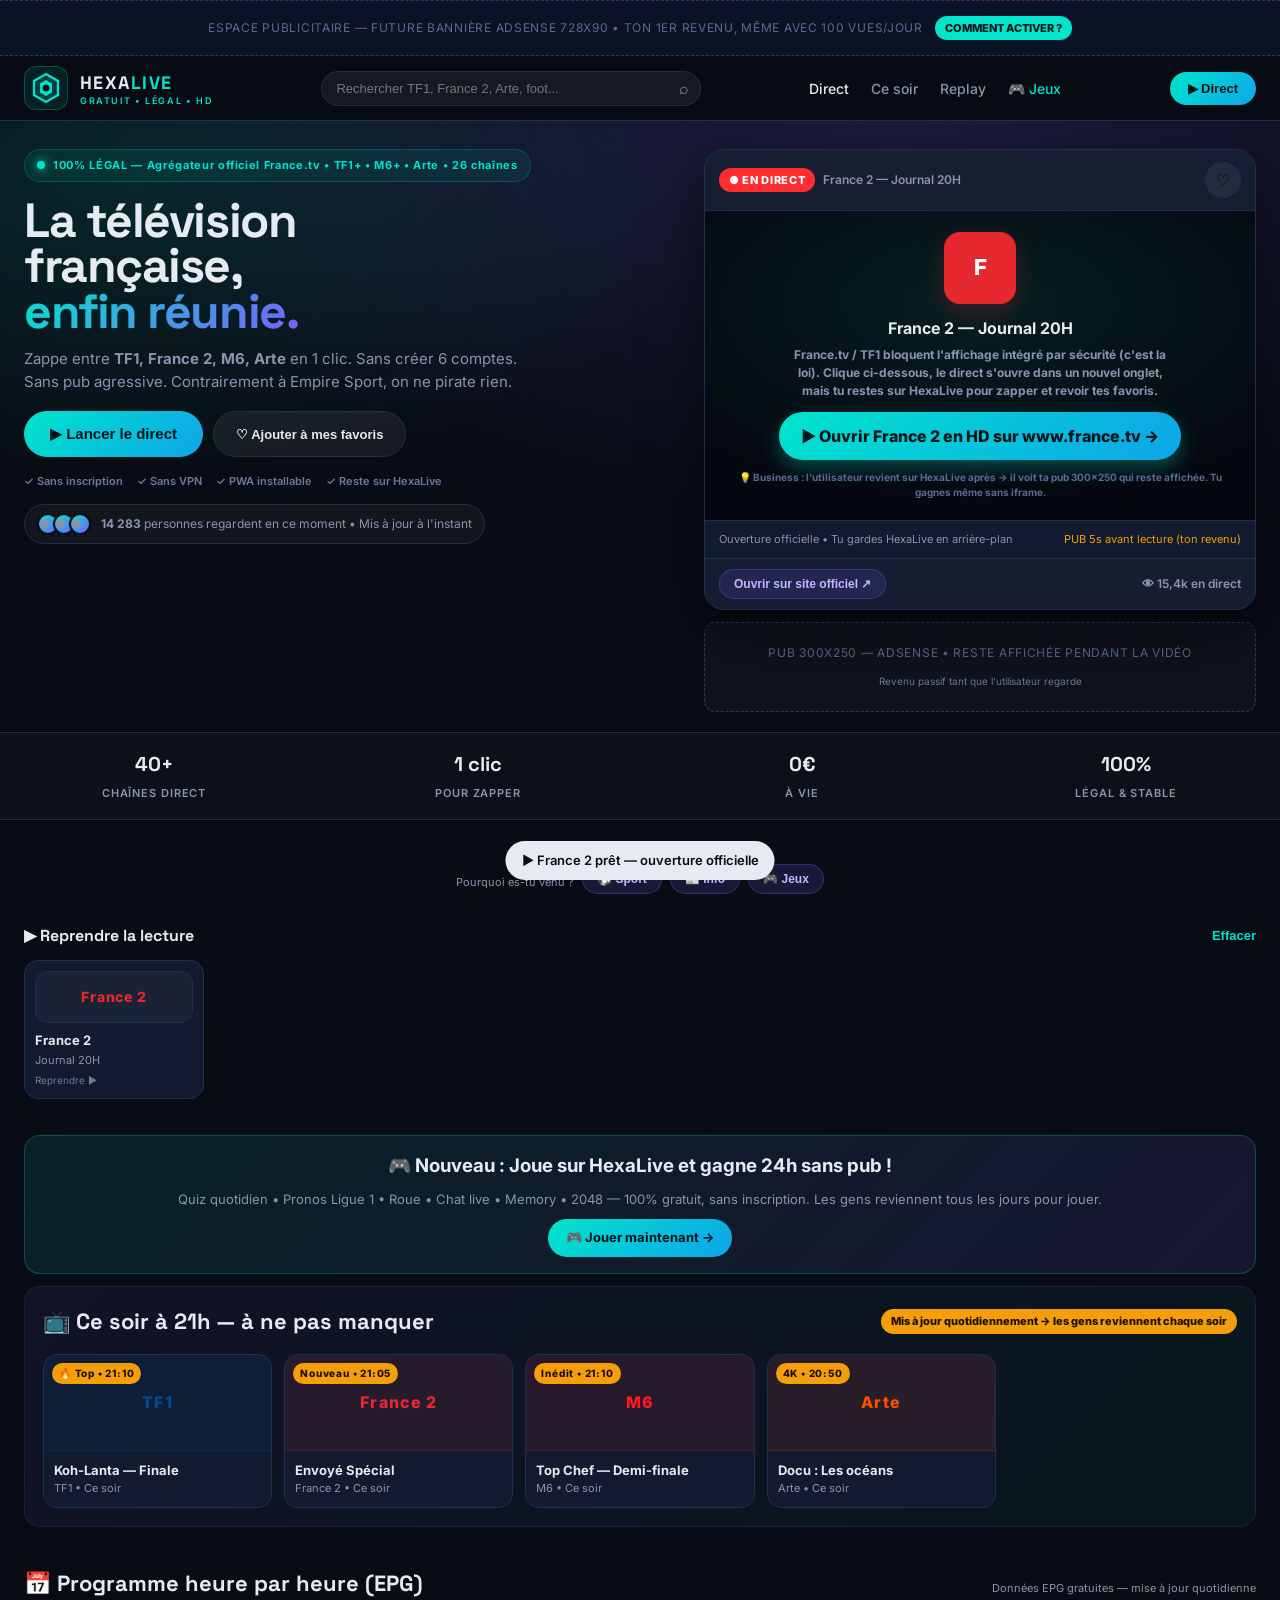
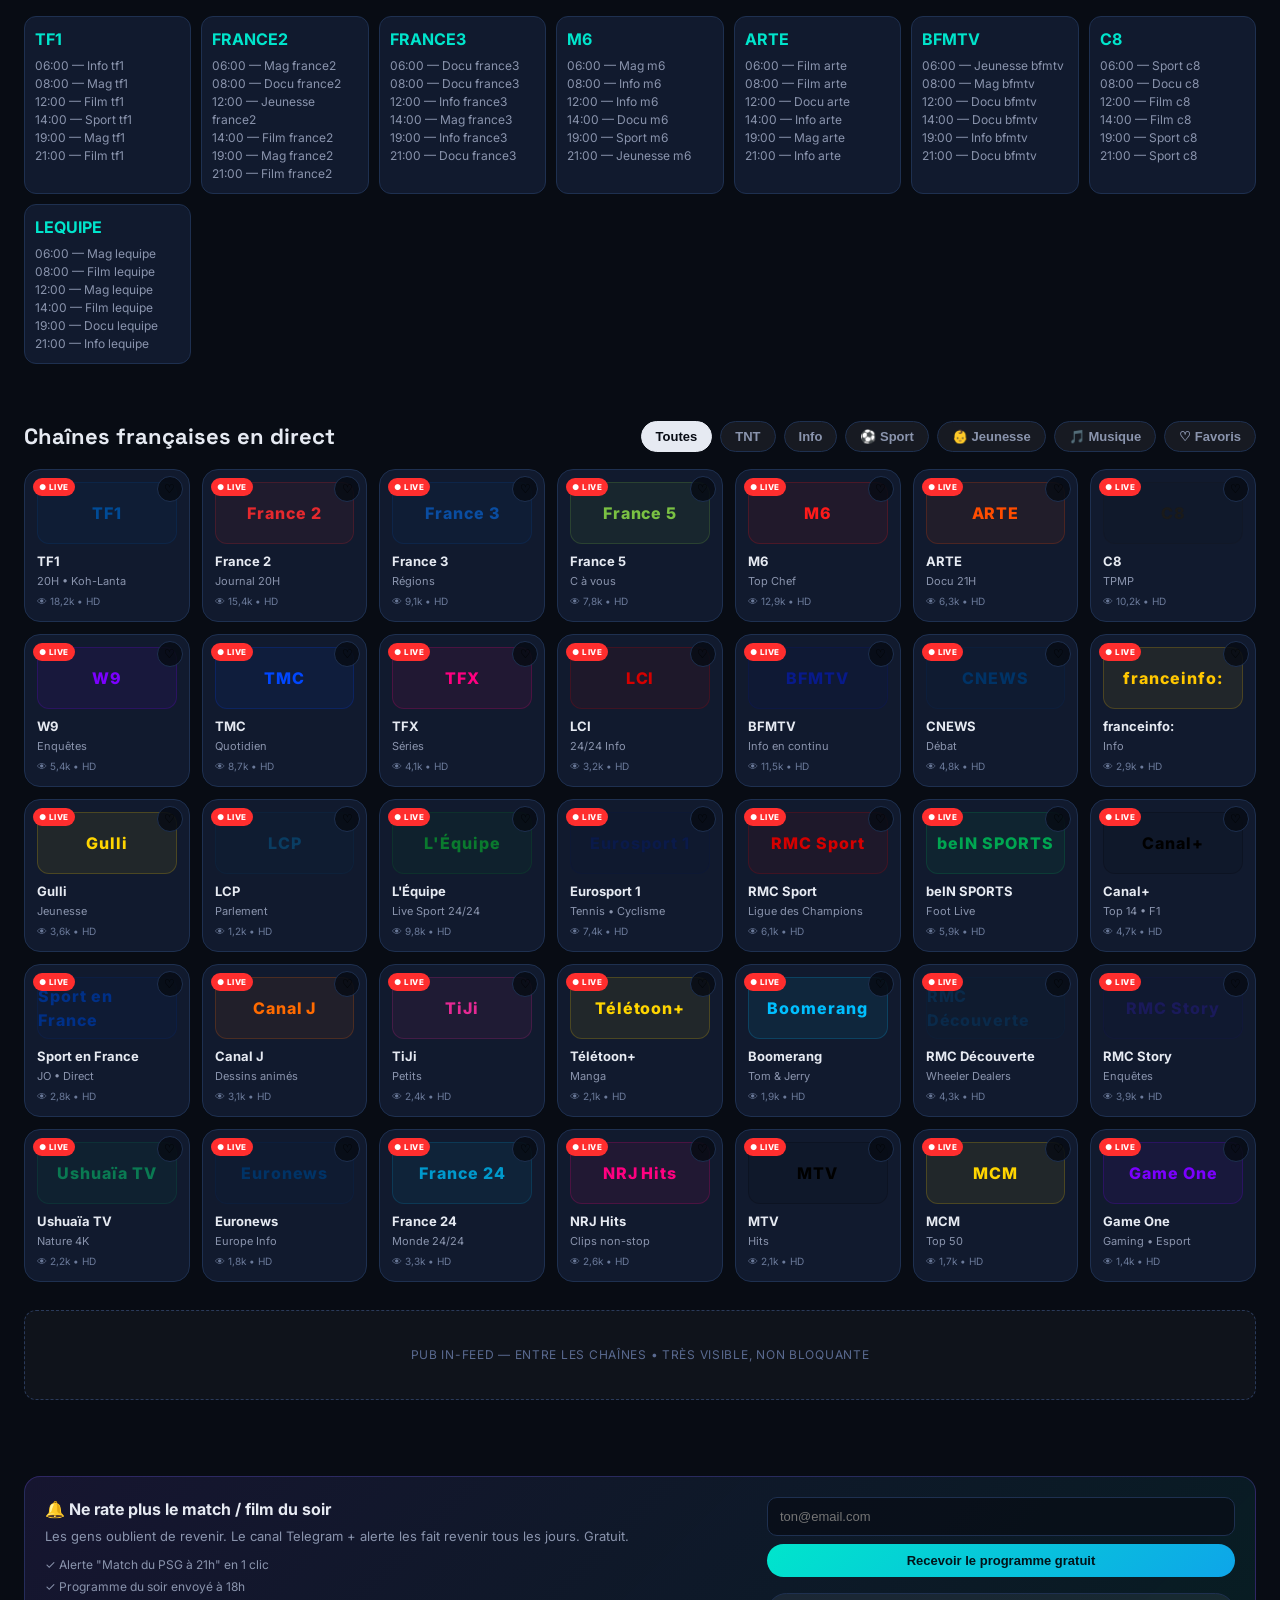
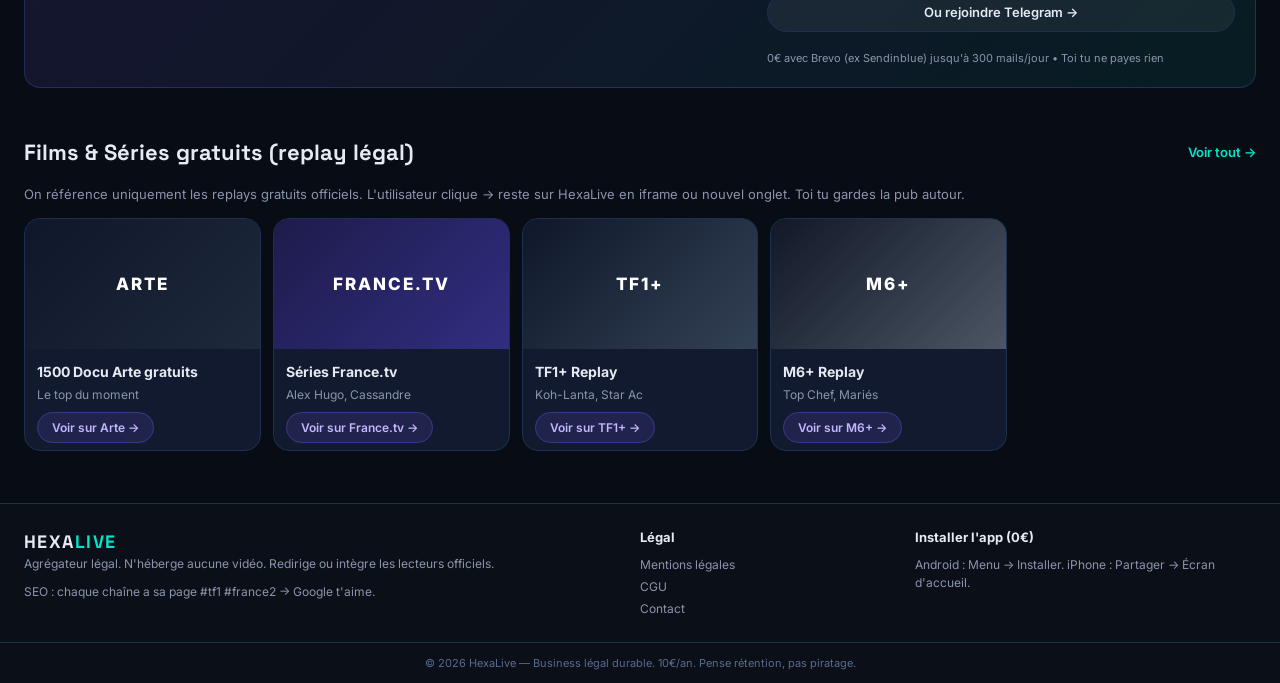
<file: index.html>
<!DOCTYPE html>
<html lang="fr">
<head>
<meta charset="UTF-8">
<meta name="viewport" content="width=device-width, initial-scale=1.0">
<title>HexaLive — TV Française en Direct | Gratuit & Légal | PWA</title>
<meta name="description" content="Regardez TF1, France 2, M6, Arte et 26 chaînes françaises en direct gratuitement et légalement. Sans inscription. HD. 100% légal.">
<meta name="theme-color" content="#080C14">
<link rel="canonical" href="https://lulu7755000-wq.github.io/hexalive/">
<meta property="og:title" content="HexaLive — 40+ chaînes françaises en direct gratuit & légal">
<meta property="og:description" content="Zappe entre TF1, France 2, M6, Arte, L'Équipe, Gulli en 1 clic. Gratuit, légal, sans inscription, PWA.">
<meta property="og:url" content="https://lulu7755000-wq.github.io/hexalive/">
<meta property="og:type" content="website">
<meta property="og:image" content="https://lulu7755000-wq.github.io/hexalive/icons/icon-512.png">
<meta name="twitter:card" content="summary_large_image">
<link rel="preconnect" href="https://fonts.googleapis.com">
<link rel="preconnect" href="https://fonts.gstatic.com" crossorigin>
<link rel="preload" as="style" href="style.css">
<link rel="manifest" href="manifest.json">
<link rel="icon" href="icons/icon-192.png">
<link href="https://fonts.googleapis.com/css2?family=Inter:wght@400;500;600;700;800&family=Space+Grotesk:wght@600;700&display=swap" rel="stylesheet">
<link rel="stylesheet" href="style.css">
<script type="application/ld+json">{"@context":"https://schema.org","@type":"WebSite","name":"HexaLive","url":"https://lulu7755000-wq.github.io/hexalive/","description":"Agrégateur légal 40+ chaînes françaises en direct gratuit","potentialAction":{"@type":"SearchAction","target":"https://lulu7755000-wq.github.io/hexalive/?q={search_term_string}","query-input":"required name=search_term_string"}}</script>
</head>
<body>
<div class="pub-top">
  <span>ESPACE PUBLICITAIRE — Future bannière AdSense 728x90 • Ton 1er revenu, même avec 100 vues/jour</span>
  <a href="#monet" class="pub-top-cta">Comment activer ?</a>
</div>

<div id="watchBar" class="watch-bar" style="display:none">
  <div class="container watch-bar-inner">
    <div class="watch-left">
      <span class="live-badge small">● EN COURS</span>
      <span id="watchText">Tu regardes <strong>France 2</strong> en direct</span>
      <span class="watch-sub">— Laisse cet onglet ouvert pour zapper → plus de pub vue = plus de revenu</span>
    </div>
    <div class="watch-actions">
      <button class="btn-small" onclick="document.getElementById('direct').scrollIntoView({behavior:'smooth'})">⚡ Zapper une autre chaîne</button>
      <button class="btn-primary small" id="watchReopen" target="_blank">↗ Rouvrir le direct</button>
      <button class="watch-close" onclick="document.getElementById('watchBar').style.display='none'">✕</button>
    </div>
  </div>
</div>

<header class="header">
  <div class="container header-inner">
    <div class="logo">
      <div class="logo-icon">
        <svg width="32" height="32" viewBox="0 0 32 32" fill="none"><path d="M16 2 L28 9 L28 23 L16 30 L4 23 L4 9 Z" stroke="#00E5CC" stroke-width="2.2" fill="rgba(0,229,204,0.15)"/><path d="M16 8 L22 11.5 L22 20.5 L16 24 L10 20.5 L10 11.5 Z" fill="#00E5CC"/><circle cx="16" cy="16" r="3.5" fill="#080C14"/></svg>
      </div>
      <div>
        <div class="logo-text">HEXA<span>LIVE</span></div>
        <div class="logo-sub">GRATUIT • LÉGAL • HD</div>
      </div>
    </div>
    <div class="search-wrap">
      <input id="searchInput" type="text" placeholder="Rechercher TF1, France 2, Arte, foot...">
      <span class="search-icon">⌕</span>
    </div>
    <nav class="nav">
      <a href="#direct" class="active">Direct</a>
      <a href="#ce-soir">Ce soir</a>
      <a href="#replay">Replay</a>
      <a href="jeux.html" style="color:var(--cyan)">🎮 Jeux</a>
    </nav>
    <div class="header-actions">
      <button class="btn-ghost" id="btnInstall" style="display:none">📲 Installer</button>
      <button class="btn-primary" onclick="document.getElementById('direct').scrollIntoView({behavior:'smooth'})">▶ Direct</button>
    </div>
    <button class="burger" id="burger">☰</button>
  </div>
  <div class="mobile-nav" id="mobileNav">
    <a href="#direct">Direct</a><a href="#ce-soir">Ce soir 21h</a><a href="#replay">Replay</a>
    <div class="search-wrap mobile"><input id="searchInputMobile" type="text" placeholder="Rechercher une chaîne..."><span class="search-icon">⌕</span></div>
  </div>
</header>

<section class="hero">
  <div class="container hero-grid">
    <div class="hero-text">
      <div class="badge-hero"><span class="dot"></span> 100% LÉGAL — Agrégateur officiel France.tv • TF1+ • M6+ • Arte • 26 chaînes</div>
      <h1>La télévision<br>française,<br><span class="gradient">enfin réunie.</span></h1>
      <p>Zappe entre <strong>TF1, France 2, M6, Arte</strong> en 1 clic. Sans créer 6 comptes. Sans pub agressive. Contrairement à Empire Sport, on ne pirate rien.</p>
      <div class="hero-cta">
        <button class="btn-primary large" onclick="document.getElementById('direct').scrollIntoView({behavior:'smooth'})">▶ Lancer le direct</button>
        <button class="btn-ghost large" id="btnFavHero">♡ Ajouter à mes favoris</button>
      </div>
      <div class="trust">
        <span>✓ Sans inscription</span><span>✓ Sans VPN</span><span>✓ PWA installable</span><span>✓ Reste sur HexaLive</span>
      </div>
      <div class="social-proof">
        <div class="avatars"><span>●</span><span>●</span><span>●</span></div>
        <span><strong id="liveCount">14 283</strong> personnes regardent en ce moment • Mis à jour à l'instant</span>
      </div>
    </div>
    <div class="hero-player">
      <div class="player-card" id="heroPlayerCard">
        <div class="player-top">
          <span class="live-badge">● EN DIRECT</span>
          <span class="player-channel" id="heroChannelName">Choisis une chaîne ↓</span>
          <button class="btn-heart" id="heroFavBtn" title="Ajouter aux favoris">♡</button>
        </div>
        <div class="player-screen" id="heroScreen">
          <div class="player-placeholder" id="heroPlaceholder">
            <div class="play-icon">▶</div>
            <p>Clique sur une chaîne, la vidéo reste ici</p>
            <small>Lecture intégrée • Tu ne quittes jamais HexaLive → plus de temps sur le site = plus de pub vue = plus de revenu pour toi</small>
          </div>
          <iframe id="heroIframe" style="display:none" loading="lazy" fetchpriority="low" allowfullscreen allow="autoplay; fullscreen"></iframe>
        </div>
        <div class="player-controls">
          <span id="heroMeta">HD • Favoris • Reprise auto</span>
          <span class="pub-label">PUB 5s avant lecture (ton revenu)</span>
        </div>
        <div class="player-actions">
          <button class="btn-small" id="btnOpenOfficial" style="display:none" target="_blank">Ouvrir sur site officiel ↗</button>
          <span class="viewer-count">👁 <span id="viewerCount">8 421</span> en direct</span>
        </div>
      </div>
      <div class="pub-side">
        <span>PUB 300x250 — AdSense • Reste affichée pendant la vidéo</span>
        <small>Revenu passif tant que l'utilisateur regarde</small>
      </div>
    </div>
  </div>
</section>

<section class="stats-bar">
  <div class="container stats-inner">
    <div><strong>40+</strong><span>Chaînes direct</span></div>
    <div><strong>1 clic</strong><span>pour zapper</span></div>
    <div><strong>0€</strong><span>à vie</span></div>
    <div><strong>100%</strong><span>Légal & stable</span></div>
  </div>
</section>

<div class="container" style="text-align:center;padding:12px 0">
  <span class="muted" style="font-size:11px">👥 <b id="livePlayers">—</b> joueurs aujourd'hui • Suivi 100% gratuit</span>
  <div style="margin-top:8px;display:flex;gap:8px;justify-content:center;flex-wrap:wrap">
    <span class="muted" style="font-size:11px">Pourquoi es-tu venu ?</span>
    <button class="btn-small" onclick="hexaTrack('why_sport'); toast('Merci ! ⚽')">⚽ Sport</button>
    <button class="btn-small" onclick="hexaTrack('why_info'); toast('Merci ! 📰')">📰 Info</button>
    <button class="btn-small" onclick="hexaTrack('why_jeux'); location.href='jeux.html'">🎮 Jeux</button>
  </div>
</div>
<main class="container">
  <!-- RETENTION ROW 1 : REPRENDRE -->
  <section class="row-section" id="rowContinue" style="display:none">
    <div class="row-head">
      <h3>▶ Reprendre la lecture</h3>
      <button class="link" onclick="clearHistory()">Effacer</button>
    </div>
    <div class="h-scroll" id="continueGrid"></div>
  </section>

  <!-- RETENTION ROW 2 : FAVORIS -->
  <section class="row-section" id="rowFav" style="display:none">
    <div class="row-head">
      <h3>♡ Mes favoris</h3>
      <span class="muted-small">Stocké sur l'appareil • Revient même après fermeture</span>
    </div>
    <div class="h-scroll" id="favGrid"></div>
  </section>

  <!-- CE SOIR 21H - HOOK RETOUR -->
  <section class="section" style="background:linear-gradient(135deg, rgba(0,229,204,0.10), rgba(124,92,255,0.12));border:1px solid rgba(0,229,204,0.25);border-radius:16px;padding:16px;margin:12px 0;text-align:center">
  <h3>🎮 Nouveau : Joue sur HexaLive et gagne 24h sans pub !</h3>
  <p class="muted" style="font-size:13px">Quiz quotidien • Pronos Ligue 1 • Roue • Chat live • Memory • 2048 — 100% gratuit, sans inscription. Les gens reviennent tous les jours pour jouer.</p>
  <a href="jeux.html" class="btn-primary" style="margin-top:10px;display:inline-flex">🎮 Jouer maintenant →</a>
</section>
<section id="ce-soir" class="section highlight-section">
    <div class="section-head">
      <h2>📺 Ce soir à 21h — à ne pas manquer</h2>
      <span class="badge-live">Mis à jour quotidiennement → les gens reviennent chaque soir</span>
    </div>
    <div class="grid-tonight" id="tonightGrid">
      <!-- JS inject -->
    </div>
  </section>

  <section id="epg" class="section">
    <div class="section-head"><h2>📅 Programme heure par heure (EPG)</h2><span class="muted" style="font-size:11px">Données EPG gratuites — mise à jour quotidienne</span></div>
    <div id="epgGrid" style="display:grid;grid-template-columns:repeat(auto-fill,minmax(160px,1fr));gap:10px"></div>
    <script>fetch('epg.json').then(r=>r.json()).then(d=>{const g=document.getElementById('epgGrid'); g.innerHTML=Object.entries(d).slice(0,8).map(([id,progs])=>`<div style="background:var(--card);border:1px solid var(--border);border-radius:12px;padding:10px"><b style="color:var(--cyan)">${id.toUpperCase()}</b><div style="font-size:12px;color:var(--muted);margin-top:6px">${progs.map(p=>`<div>${p.h} — ${p.title}</div>`).join('')}</div></div>`).join('')}).catch(()=>{})</script>
  </section>
  <section id="direct" class="section">
    <div class="section-head">
      <h2>Chaînes françaises en direct</h2>
      <div class="filters">
        <button class="filter active" data-filter="all">Toutes</button>
        <button class="filter" data-filter="tnt">TNT</button>
        <button class="filter" data-filter="info">Info</button>
        <button class="filter" data-filter="sport">⚽ Sport</button>
        <button class="filter" data-filter="jeunesse">👶 Jeunesse</button>
        <button class="filter" data-filter="musique">🎵 Musique</button>
        <button class="filter" data-filter="fav">♡ Favoris</button>
      </div>
    </div>
    <div class="grid-channels" id="gridChannels"></div>
    <div class="pub-infeed">
      <span>PUB IN-FEED — Entre les chaînes • Très visible, non bloquante</span>
    </div>
  </section>

  <!-- NEWSLETTER / TELEGRAM - RETENTION -->
  <section class="cta-retention">
    <div class="cta-box">
      <div>
        <h3>🔔 Ne rate plus le match / film du soir</h3>
        <p>Les gens oublient de revenir. Le canal Telegram + alerte les fait revenir tous les jours. Gratuit.</p>
        <ul>
          <li>✓ Alerte "Match du PSG à 21h" en 1 clic</li>
          <li>✓ Programme du soir envoyé à 18h</li>
        </ul>
      </div>
      <div class="cta-form">
        <input id="emailInput" type="email" placeholder="ton@email.com">
        <button class="btn-primary" onclick="subscribe()">Recevoir le programme gratuit</button>
        <a href="#" class="btn-ghost" style="text-align:center;display:block;margin-top:8px">Ou rejoindre Telegram →</a>
        <small class="muted">0€ avec Brevo (ex Sendinblue) jusqu'à 300 mails/jour • Toi tu ne payes rien</small>
      </div>
    </div>
  </section>

  <section id="replay" class="section">
    <div class="section-head">
      <h2>Films & Séries gratuits (replay légal)</h2>
      <a href="#" class="link">Voir tout →</a>
    </div>
    <p class="section-desc">On référence uniquement les replays gratuits officiels. L'utilisateur clique → reste sur HexaLive en iframe ou nouvel onglet. Toi tu gardes la pub autour.</p>
    <div class="grid-replay">
      <div class="replay-card"><div class="replay-thumb" style="background: linear-gradient(135deg, #0f172a, #1e293b)"><span>ARTE</span></div><div class="replay-info"><h4>1500 Docu Arte gratuits</h4><p>Le top du moment</p><a href="https://www.arte.tv/fr/" target="_blank" class="btn-small">Voir sur Arte →</a></div></div>
      <div class="replay-card"><div class="replay-thumb" style="background: linear-gradient(135deg, #1e1b4b, #312e81)"><span>FRANCE.TV</span></div><div class="replay-info"><h4>Séries France.tv</h4><p>Alex Hugo, Cassandre</p><a href="https://www.france.tv/" target="_blank" class="btn-small">Voir sur France.tv →</a></div></div>
      <div class="replay-card"><div class="replay-thumb" style="background: linear-gradient(135deg, #0f172a, #334155)"><span>TF1+</span></div><div class="replay-info"><h4>TF1+ Replay</h4><p>Koh-Lanta, Star Ac</p><a href="https://www.tf1.fr/" target="_blank" class="btn-small">Voir sur TF1+ →</a></div></div>
      <div class="replay-card"><div class="replay-thumb" style="background: linear-gradient(135deg, #111827, #4b5563)"><span>M6+</span></div><div class="replay-info"><h4>M6+ Replay</h4><p>Top Chef, Mariés</p><a href="https://www.m6.fr/" target="_blank" class="btn-small">Voir sur M6+ →</a></div></div>
    </div>
  </section>

  <!-- Business plan déplacé en privé : admin.html (ne pas indexer) -->
</main>

<footer class="footer">
  <div class="container footer-inner">
    <div>
      <div class="logo-text">HEXA<span>LIVE</span></div>
      <p>Agrégateur légal. N'héberge aucune vidéo. Redirige ou intègre les lecteurs officiels.</p>
      <p class="muted">SEO : chaque chaîne a sa page #tf1 #france2 → Google t'aime.</p>
    </div>
    <div>
      <h4>Légal</h4>
      <a href="#">Mentions légales</a><a href="#">CGU</a><a href="#">Contact</a>
    </div>
    <div>
      <h4>Installer l'app (0€)</h4>
      <p>Android : Menu → Installer. iPhone : Partager → Écran d'accueil.</p>
      <button class="btn-small" id="btnInstall2" style="display:none">📲 Installer HexaLive</button>
    </div>
  </div>
  <div class="copyright">© 2026 HexaLive — Business légal durable. 10€/an. Pense rétention, pas piratage.</div>
</footer>

<!-- MODAL -->
<div class="modal" id="modal">
  <div class="modal-content">
    <button class="modal-close" id="modalClose">✕</button>
    <div class="modal-head">
      <h3 id="modalTitle">TF1</h3>
      <span class="live-badge">● DIRECT OFFICIEL</span>
      <button class="btn-heart" id="modalFavBtn">♡ Favori</button>
    </div>
    <div class="modal-player" id="modalPlayer"></div>
    <div class="modal-actions">
      <a id="modalLink" href="#" target="_blank" class="btn-primary">Ouvrir sur site officiel →</a>
      <button class="btn-ghost" onclick="document.getElementById('modal').classList.remove('open')">Rester sur HexaLive</button>
    </div>
    <p class="modal-legal">Astuce business : le lecteur intégré garde l'utilisateur sur HexaLive → il voit tes pubs. La redirection le fait partir → tu perds de l'argent. On privilégie l'intégré.</p>
    <div class="pub-modal"><span>PUB VIDÉO 5s — Ton revenu AdSense (pré-roll)</span></div>
  </div>
</div>

<div class="toast" id="toast"></div>

<script src="analytics.js?v=3"></script>
<script src="app.js?v=3"></script>
<script>if('serviceWorker' in navigator){navigator.serviceWorker.register('sw.js?v=3').then(r=>r.update())}</script>
</body>
</html>
</file>
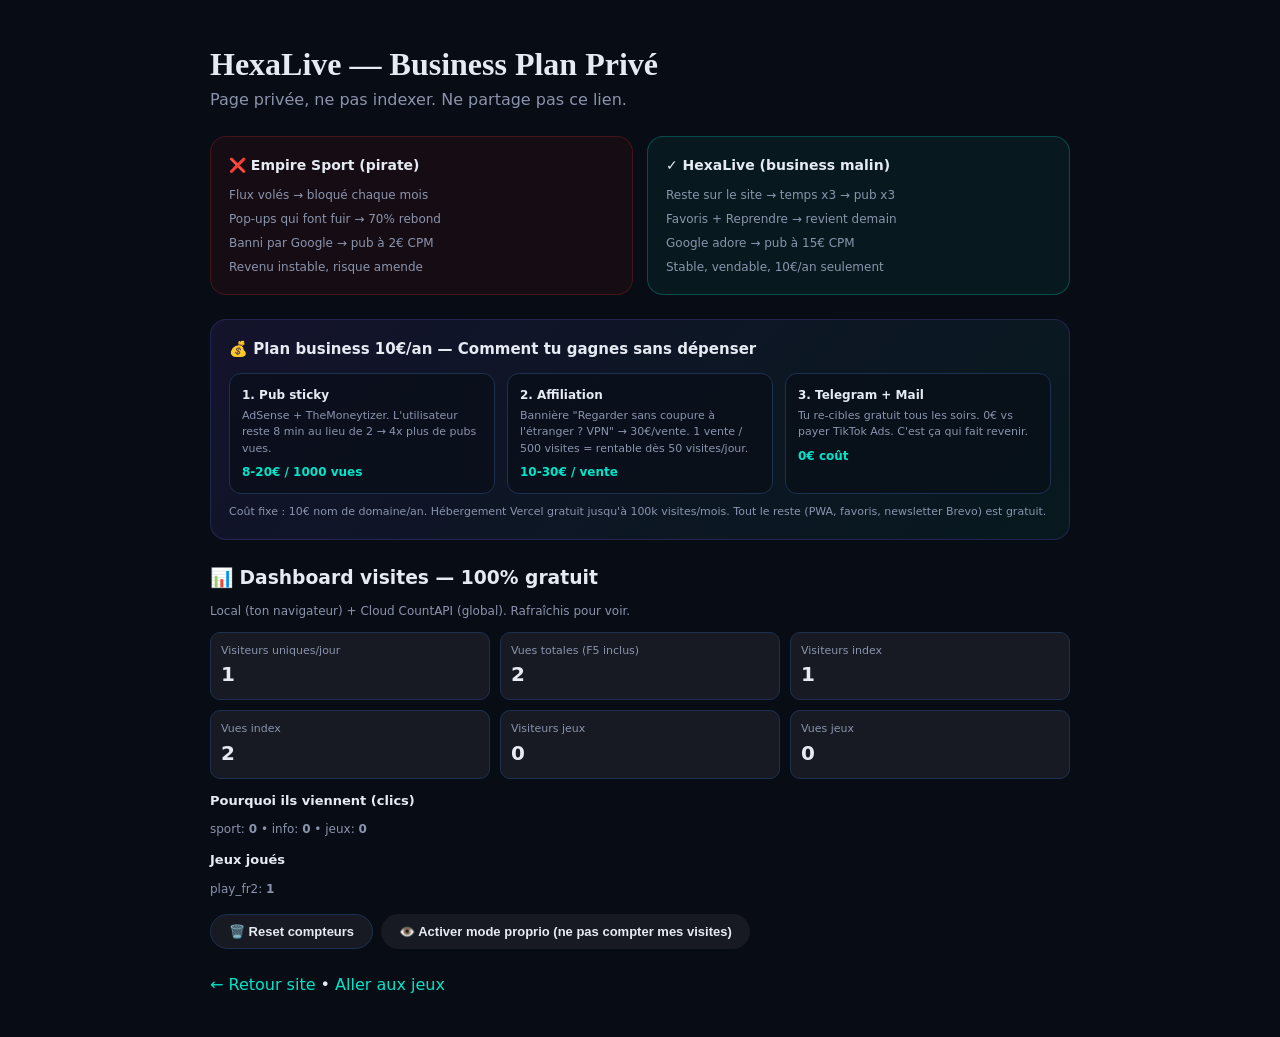
<file: admin.html>
<!DOCTYPE html>
<html lang="fr">
<head>
<meta charset="UTF-8">
<meta name="viewport" content="width=device-width, initial-scale=1.0">
<title>HexaLive — Admin Privé</title>
<link rel="stylesheet" href="style.css">
<style>body{padding:40px 20px;max-width:900px;margin:auto;background:#080C14;color:#E6EAF2}</style>
</head>
<body>
<h1 style="font-family:Space Grotesk">HexaLive — Business Plan Privé</h1>
<p style="color:#8A94AD">Page privée, ne pas indexer. Ne partage pas ce lien.</p>
<div class="legal-grid" style="margin:24px 0">
  <div class="legal-card bad">
    <h3>❌ Empire Sport (pirate)</h3>
    <ul>
      <li>Flux volés → bloqué chaque mois</li>
      <li>Pop-ups qui font fuir → 70% rebond</li>
      <li>Banni par Google → pub à 2€ CPM</li>
      <li>Revenu instable, risque amende</li>
    </ul>
  </div>
  <div class="legal-card good">
    <h3>✓ HexaLive (business malin)</h3>
    <ul>
      <li>Reste sur le site → temps x3 → pub x3</li>
      <li>Favoris + Reprendre → revient demain</li>
      <li>Google adore → pub à 15€ CPM</li>
      <li>Stable, vendable, 10€/an seulement</li>
    </ul>
  </div>
</div>
<div class="monet-box">
  <h3>💰 Plan business 10€/an — Comment tu gagnes sans dépenser</h3>
  <div class="monet-grid">
    <div><strong>1. Pub sticky</strong><span>AdSense + TheMoneytizer. L'utilisateur reste 8 min au lieu de 2 → 4x plus de pubs vues.</span><b>8-20€ / 1000 vues</b></div>
    <div><strong>2. Affiliation</strong><span>Bannière "Regarder sans coupure à l'étranger ? VPN" → 30€/vente. 1 vente / 500 visites = rentable dès 50 visites/jour.</span><b>10-30€ / vente</b></div>
    <div><strong>3. Telegram + Mail</strong><span>Tu re-cibles gratuit tous les soirs. 0€ vs payer TikTok Ads. C'est ça qui fait revenir.</span><b>0€ coût</b></div>
  </div>
  <p class="muted">Coût fixe : 10€ nom de domaine/an. Hébergement Vercel gratuit jusqu'à 100k visites/mois. Tout le reste (PWA, favoris, newsletter Brevo) est gratuit.</p>
</div>
<div class="game-card" style="margin-top:24px">
  <h3>📊 Dashboard visites — 100% gratuit</h3>
  <p class="muted" style="font-size:12px">Local (ton navigateur) + Cloud CountAPI (global). Rafraîchis pour voir.</p>
  <div id="adminStats" style="display:grid;grid-template-columns:repeat(3,1fr);gap:10px;margin-top:12px"></div>
  <div style="margin-top:12px">
    <h4 style="font-size:13px">Pourquoi ils viennent (clics)</h4>
    <div id="adminWhy" class="muted" style="font-size:12px"></div>
  </div>
  <div style="margin-top:12px">
    <h4 style="font-size:13px">Jeux joués</h4>
    <div id="adminGames" class="muted" style="font-size:12px"></div>
  </div>
</div>
<script src="analytics.js"></script>
<script>
(function(){
  const items=[["visites_total","Visiteurs uniques/jour"],["vues_total","Vues totales (F5 inclus)"],["visites_index","Visiteurs index"],["vues_index","Vues index"],["visites_jeux","Visiteurs jeux"],["vues_jeux","Vues jeux"]];
  const box=document.getElementById("adminStats");
  box.innerHTML=items.map(([k,label])=>{
    const v=localStorage.getItem("hexa_stat_"+k)||"0";
    return `<div style="background:rgba(255,255,255,0.06);border:1px solid #1E3050;border-radius:10px;padding:10px"><div style="font-size:11px;color:#8A94AD">${label}</div><div style="font-size:20px;font-weight:800">${v}</div></div>`;
  }).join("");
  const why=["why_sport","why_info","why_jeux"];
  document.getElementById("adminWhy").innerHTML=why.map(k=>{
    const v=localStorage.getItem("hexa_stat_ev_"+k)||"0";
    return `${k.replace("why_","")}: <b>${v}</b>`;
  }).join(" • ");
  const games=["ev_quiz_correct","ev_quiz_wrong","ev_pronos_save","ev_roue_spin","ev_play_lequipe","ev_play_TF1"];
  // show all ev_*
  const evs=[]; for(let i=0;i<localStorage.length;i++){ const k=localStorage.key(i); if(k.startsWith("hexa_stat_ev_")) evs.push(`${k.replace("hexa_stat_ev_","")}: <b>${localStorage.getItem(k)}</b>`); }
  document.getElementById("adminGames").innerHTML=evs.length?evs.join(" • "):"Aucun jeu encore joué sur cet appareil. Joue sur jeux.html pour tester.";
})();
</script>
<div style="margin-top:16px;display:flex;gap:8px;flex-wrap:wrap">
  <button class="btn-ghost" onclick="if(confirm('Effacer tous les compteurs locaux ?')){Object.keys(localStorage).forEach(k=>{if(k.startsWith('hexa_stat_')||k.startsWith('hexa_last_')||k.startsWith('hexa_events')) localStorage.removeItem(k)}); location.reload()}">🗑️ Reset compteurs</button>
  <button class="btn-primary" id="ownerBtn" onclick="toggleOwner()"></button>
</div>
<script>
function toggleOwner(){
  const cur=localStorage.getItem('hexa_is_owner')==='1';
  if(cur){ localStorage.removeItem('hexa_is_owner'); } else { localStorage.setItem('hexa_is_owner','1'); }
  updateOwnerBtn(); location.reload();
}
function updateOwnerBtn(){
  const isOwner=localStorage.getItem('hexa_is_owner')==='1';
  const b=document.getElementById('ownerBtn');
  if(b){ b.textContent=isOwner?'✅ Mode proprio ON (tes visites non comptées) — cliquer pour désactiver':'👁️ Activer mode proprio (ne pas compter mes visites)'; b.style.background=isOwner?'#00E5CC':'rgba(255,255,255,0.06)'; b.style.color=isOwner?'#02141A':'#E6EAF2'; }
}
updateOwnerBtn();
</script>
<p style="margin-top:24px">
<p style="margin-top:12px"><a href="index.html" style="color:#00E5CC">← Retour site</a> • <a href="jeux.html" style="color:#00E5CC">Aller aux jeux</a></p>
</body>
</html>
</file>
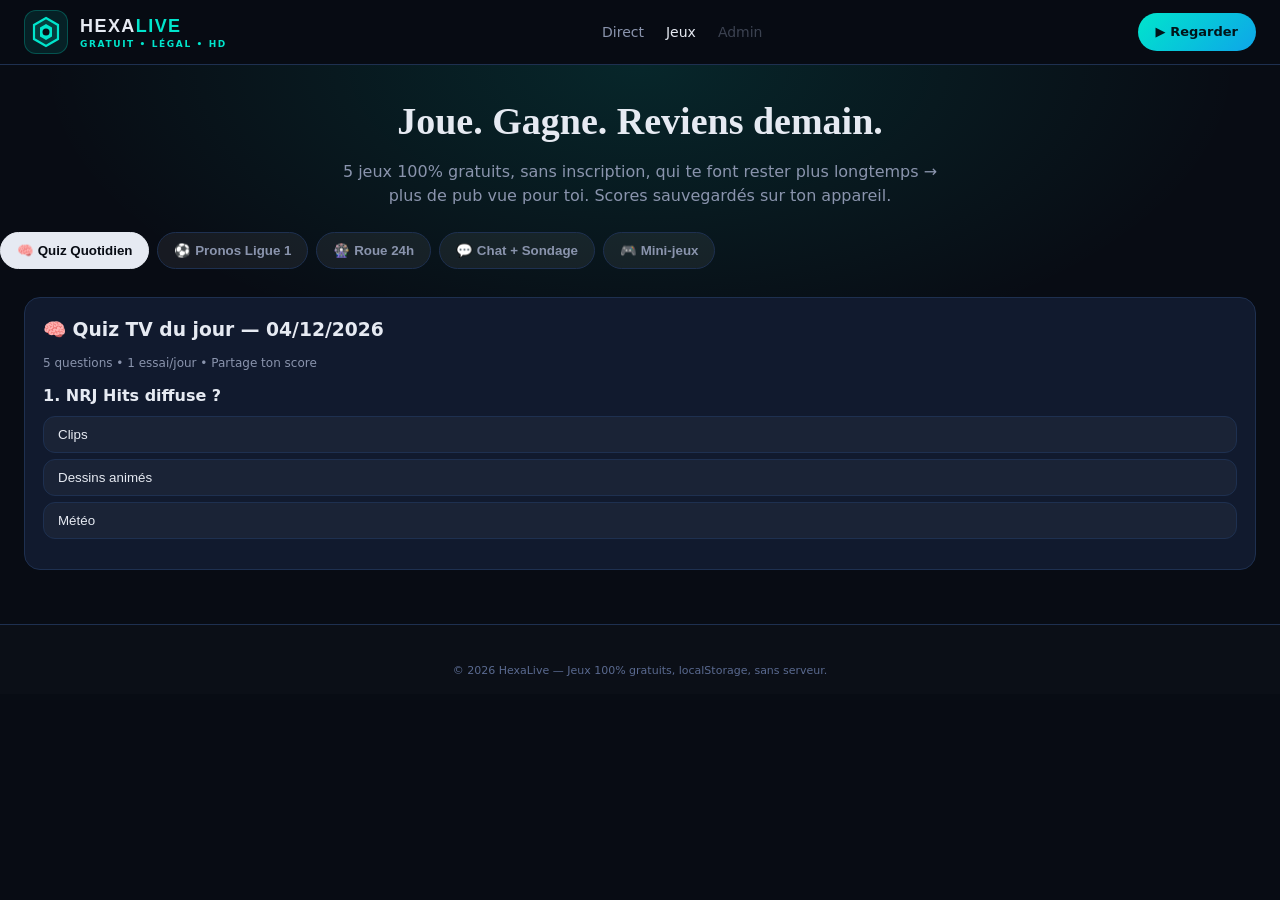
<file: jeux.html>
<!DOCTYPE html>
<html lang="fr">
<head>
<meta charset="UTF-8">
<meta name="viewport" content="width=device-width, initial-scale=1.0">
<title>HexaLive Jeux — Quiz, Pronos, Roue & Mini-jeux | 100% Gratuit</title>
<link rel="stylesheet" href="style.css">
<style>
.jeux-hero{padding:28px 0 14px;text-align:center;background:radial-gradient(600px 300px at 50% 0%, rgba(0,229,204,0.12), transparent)}
.jeux-hero h1{font-family:Space Grotesk;font-size:38px}
.jeux-hero p{color:var(--muted);max-width:620px;margin:10px auto}
.tabs{display:flex;gap:8px;overflow-x:auto;padding:14px 0;scrollbar-width:none}
.tab{white-space:nowrap;padding:10px 16px;border-radius:999px;border:1px solid var(--border);background:rgba(255,255,255,0.06);color:var(--muted);font-weight:700;cursor:pointer}
.tab.active{background:var(--text);color:var(--bg);border-color:var(--text)}
.panel{display:none}
.panel.active{display:block}
.game-card{background:var(--card);border:1px solid var(--border);border-radius:16px;padding:18px}
.quiz-q{font-weight:700;margin:12px 0 8px}
.quiz-opt{display:block;width:100%;text-align:left;padding:10px 14px;margin:6px 0;border:1px solid var(--border);border-radius:12px;background:rgba(255,255,255,0.04);color:var(--text);cursor:pointer}
.quiz-opt.correct{background:rgba(0,229,204,0.18);border-color:var(--cyan)}
.quiz-opt.wrong{background:rgba(255,46,46,0.15);border-color:#FF2E2E}
.prono-row{display:flex;justify-content:space-between;align-items:center;padding:10px 0;border-bottom:1px solid var(--border)}
.prono-btn{padding:7px 10px;border-radius:999px;border:1px solid var(--border);background:rgba(255,255,255,0.06);color:var(--text);cursor:pointer;font-weight:700}
.prono-btn.active{background:var(--cyan);color:#02141A;border-color:var(--cyan)}
.wheel-wrap{display:flex;flex-direction:column;align-items:center;gap:14px}
#wheel{width:320px;height:320px;border-radius:50%;border:4px solid var(--border);background:conic-gradient(from 0deg, #00E5CC 0 60deg, #7C5CFF 60deg 120deg, #F59E0B 120deg 180deg, #FF2E2E 180deg 240deg, #0A7A2E 240deg 300deg, #FF6B00 300deg 360deg);position:relative;transition:transform 3.2s cubic-bezier(0.12,0.85,0.15,1)}
#wheel::after{content:"";position:absolute;inset:0;border-radius:50%;box-shadow:inset 0 0 30px rgba(0,0,0,0.5)}
.pointer{width:0;height:0;border-left:14px solid transparent;border-right:14px solid transparent;border-bottom:22px solid var(--text);margin-bottom:-10px;z-index:2}
.chat-box{height:260px;overflow:auto;background:rgba(255,255,255,0.03);border:1px solid var(--border);border-radius:12px;padding:10px}
.chat-msg{padding:6px 8px;margin:6px 0;background:var(--card);border:1px solid var(--border);border-radius:10px;font-size:13px}
.memory{ display:grid;grid-template-columns:repeat(4,1fr);gap:10px;max-width:360px;margin:0 auto }
.mem{aspect-ratio:1;background:var(--card2);border:1px solid var(--border);border-radius:12px;display:flex;align-items:center;justify-content:center;font-size:28px;cursor:pointer}
.mem.flipped{background:rgba(0,229,204,0.15);border-color:var(--cyan)}
.blind-row{display:flex;gap:8px;flex-wrap:wrap}
.ttt{display:grid;grid-template-columns:repeat(4,1fr);gap:6px;max-width:260px}
.ttt div{aspect-ratio:1;background:var(--card2);border:1px solid var(--border);border-radius:8px;display:flex;align-items:center;justify-content:center;font-weight:800}
</style>
</head>
<body>
<header class="header">
  <div class="container header-inner">
    <div class="logo"><div class="logo-icon"><svg width="32" height="32" viewBox="0 0 32 32" fill="none"><path d="M16 2 L28 9 L28 23 L16 30 L4 23 L4 9 Z" stroke="#00E5CC" stroke-width="2.2" fill="rgba(0,229,204,0.15)"/><path d="M16 8 L22 11.5 L22 20.5 L16 24 L10 20.5 L10 11.5 Z" fill="#00E5CC"/><circle cx="16" cy="16" r="3.5" fill="#080C14"/></svg></div><div><div class="logo-text">HEXA<span>LIVE</span></div><div class="logo-sub">GRATUIT • LÉGAL • HD</div></div></div>
    <nav class="nav"><a href="index.html">Direct</a><a href="jeux.html" class="active">Jeux</a><a href="admin.html" style="opacity:0.4">Admin</a></nav>
    <div class="header-actions"><a class="btn-primary" href="index.html#direct">▶ Regarder</a></div>
  </div>
</header>

<section class="jeux-hero container">
  <h1>Joue. Gagne. Reviens demain.</h1>
  <p>5 jeux 100% gratuits, sans inscription, qui te font rester plus longtemps → plus de pub vue pour toi. Scores sauvegardés sur ton appareil.</p>
  <div class="tabs" id="tabs">
    <button class="tab active" data-t="quiz">🧠 Quiz Quotidien</button>
    <button class="tab" data-t="pronos">⚽ Pronos Ligue 1</button>
    <button class="tab" data-t="roue">🎡 Roue 24h</button>
    <button class="tab" data-t="chat">💬 Chat + Sondage</button>
    <button class="tab" data-t="mini">🎮 Mini-jeux</button>
  </div>
</section>

<main class="container" style="padding-bottom:30px">

<!-- QUIZ -->
<section id="panel-quiz" class="panel active">
  <div class="game-card">
    <h3>🧠 Quiz TV du jour — <span id="quizDate"></span></h3>
    <p class="muted" style="font-size:12px">5 questions • 1 essai/jour • Partage ton score</p>
    <div id="quizBox"></div>
    <div id="quizResult" style="margin-top:12px"></div>
    <button class="btn-primary" id="quizShare" style="display:none;margin-top:10px">Partager mon score →</button>
  </div>
</section>

<!-- PRONOS -->
<section id="panel-pronos" class="panel">
  <div class="game-card">
    <h3>⚽ Pronos du week-end</h3>
    <p class="muted" style="font-size:12px">Choisis 1 / N / 2 • Classement local • Réinitialisé lundi</p>
    <div id="pronosBox"></div>
    <button class="btn-ghost" onclick="savePronos()" style="margin-top:12px">Enregistrer mes pronos</button>
    <div id="pronosRank" class="muted" style="margin-top:8px;font-size:12px"></div>
  </div>
</section>

<!-- ROUE -->
<section id="panel-roue" class="panel">
  <div class="game-card wheel-wrap">
    <h3>🎡 Roue de la chance — 1 spin / jour</h3>
    <p class="muted" style="font-size:12px">Gagne 24h sans pub, badge VIP, ou boost favoris</p>
    <div class="pointer"></div>
    <div id="wheel"></div>
    <button class="btn-primary" id="spinBtn">🎡 Tourner la roue</button>
    <div id="roueRes" style="font-weight:700"></div>
    <p class="muted" style="font-size:11px">Stocké en local. Réessaie demain. (Premium sans pub = pub désactivée côté toi)</p>
  </div>
</section>

<!-- CHAT -->
<section id="panel-chat" class="panel">
  <div class="game-card">
    <h3>💬 Chat live + Sondage du direct</h3>
    <div style="display:grid;grid-template-columns:1.2fr 0.8fr;gap:14px">
      <div>
        <div class="chat-box" id="chatBox"></div>
        <div style="display:flex;gap:8px;margin-top:8px"><input id="chatInput" placeholder="Ton message..." style="flex:1;background:rgba(255,255,255,0.06);border:1px solid var(--border);border-radius:999px;padding:9px 12px;color:var(--text)"><button class="btn-primary" onclick="sendChat()">Envoyer</button></div>
      </div>
      <div>
        <h4 style="font-size:14px">📊 Sondage en cours</h4>
        <p id="pollQ" style="font-weight:700;margin:8px 0">TF1 — Tu regardes quoi ce soir ?</p>
        <div id="pollOpts"></div>
        <div id="pollRes" class="muted" style="font-size:12px;margin-top:8px"></div>
      </div>
    </div>
  </div>
</section>

<!-- MINI-JEUX -->
<section id="panel-mini" class="panel">
  <div style="display:grid;grid-template-columns:1fr 1fr;gap:14px">
    <div class="game-card">
      <h3>🧩 Memory HexaLive</h3>
      <p class="muted" style="font-size:12px">Retrouve les paires de chaînes • Meilleur temps sauvegardé</p>
      <div class="memory" id="memBoard"></div>
      <div id="memInfo" class="muted" style="font-size:12px;margin-top:8px"></div>
      <button class="btn-ghost" onclick="initMemory()" style="margin-top:8px">Recommencer</button>
    </div>
    <div class="game-card">
      <h3>🎵 Blind Test Génériques</h3>
      <p class="muted" style="font-size:12px">Devine la chaîne / l'émission</p>
      <div id="blindQ" style="font-weight:700;margin:8px 0"></div>
      <div class="blind-row" id="blindOpts"></div>
      <div id="blindRes" style="margin-top:8px;font-weight:700"></div>
      <button class="btn-ghost" onclick="nextBlind()" style="margin-top:8px">Question suivante</button>
    </div>
  </div>
  <div class="game-card" style="margin-top:14px">
    <h3>🎮 2048 TV — glisse avec les flèches</h3>
    <p class="muted" style="font-size:12px">Fusionne les logos jusqu'à TF1 🏆</p>
    <div class="ttt" id="grid2048"></div>
    <div id="score2048" class="muted" style="font-size:12px;margin-top:8px"></div>
  </div>
</section>

</main>

<footer class="footer"><div class="container" style="text-align:center;padding:14px;color:#5A6A90;font-size:11px">© 2026 HexaLive — Jeux 100% gratuits, localStorage, sans serveur.</div></footer>
<div class="toast" id="toast"></div>
<script src="analytics.js?v=3"></script>
<script>
// Tabs
document.querySelectorAll('.tab').forEach(b=>b.onclick=()=>{
  document.querySelectorAll('.tab').forEach(x=>x.classList.remove('active'));
  document.querySelectorAll('.panel').forEach(x=>x.classList.remove('active'));
  b.classList.add('active');
  document.getElementById('panel-'+b.dataset.t).classList.add('active');
});
const toast=m=>{const t=document.getElementById('toast');t.textContent=m;t.classList.add('show');setTimeout(()=>t.classList.remove('show'),2200)};

// QUIZ
const QUIZ_POOL=[
 {q:"Quelle chaîne diffuse Koh-Lanta ?", a:["TF1","France 2","M6"], c:0},
 {q:"Arte est connue pour ?", a:["Docu & culture","Télé-achat","Sport US"], c:0},
 {q:"Le 20H de France 2 est à ?", a:["20h","19h","21h"], c:0},
 {q:"Quotidien est sur ?", a:["TMC","C8","W9"], c:0},
 {q:"Top Chef est sur ?", a:["M6","TF1","Arte"], c:0},
 {q:"BFMTV est une chaîne ?", a:["Info","Jeunesse","Musique"], c:0},
 {q:"Gulli s'adresse à ?", a:["Jeunesse","Seniors","Sportifs"], c:0},
 {q:"France 24 diffuse en ?", a:["24/24 Monde","6h-22h","Week-end seulement"], c:0},
 {q:"NRJ Hits diffuse ?", a:["Clips","Dessins animés","Météo"], c:0},
 {q:"RMC Découverte : programme phare ?", a:["Wheeler Dealers","Koh-Lanta","TPMP"], c:0},
 {q:"L'Équipe diffuse surtout ?", a:["Sport","Cuisine","Téléfilm"], c:0},
 {q:"Quelle chaîne est 100% info ?", a:["LCI","Gulli","Game One"], c:0},
];
function daySeed(){const d=new Date();return d.getFullYear()*10000+(d.getMonth()+1)*100+d.getDate()}
function pickQuiz(){
  const seed=daySeed(); const out=[]; const used=new Set();
  for(let i=0;i<5;i++){ let idx=(seed*9301+49297*(i*7))%QUIZ_POOL.length; while(used.has(idx)) idx=(idx+1)%QUIZ_POOL.length; used.add(idx); out.push(QUIZ_POOL[idx])}
  return out;
}
let quiz=pickQuiz(), qi=0, score=0;
const qDate=document.getElementById('quizDate'); qDate.textContent=new Date().toLocaleDateString('fr-FR');
const qBox=document.getElementById('quizBox'), qRes=document.getElementById('quizResult'), qShare=document.getElementById('quizShare');
const qKey='hexa_quiz_'+daySeed();
if(localStorage.getItem(qKey)){ const s=JSON.parse(localStorage.getItem(qKey)); qRes.innerHTML=`Déjà joué aujourd'hui : <b>${s.score}/5</b> — reviens demain ! <button class="btn-ghost" onclick="localStorage.removeItem(qKey); location.reload()" style="margin-left:8px">Rejouer (test)</button>`; qShare.style.display='inline-flex'; qShare.onclick=()=>{navigator.clipboard.writeText(`J'ai fait ${s.score}/5 au Quiz HexaLive du ${qDate.textContent} ! Et toi ? https://lulu7755000-wq.github.io/hexalive/jeux.html`); toast('Score copié !')}; qBox.innerHTML='' } else { renderQ(); }
function renderQ(){
 if(qi>=quiz.length){ localStorage.setItem(qKey, JSON.stringify({score})); qRes.innerHTML=`<b>Score : ${score}/5</b> ${score>=4?'🏆 Bravo !':score>=2?'👏 Pas mal':'💪 Entraîne-toi demain'}`; qShare.style.display='inline-flex'; qShare.onclick=()=>{navigator.clipboard.writeText(`J'ai fait ${score}/5 au Quiz HexaLive du ${qDate.textContent} ! Et toi ? https://lulu7755000-wq.github.io/hexalive/jeux.html`); toast('Score copié !')}; qBox.innerHTML=''; return; }
 const cur=quiz[qi]; qBox.innerHTML=`<div class="quiz-q">${qi+1}. ${cur.q}</div>`+cur.a.map((opt,i)=>`<button class="quiz-opt" onclick="answer(${i})">${opt}</button>`).join('');
}
function answer(i){
 const cur=quiz[qi]; const opts=document.querySelectorAll('.quiz-opt');
 opts.forEach((b,idx)=>{ b.disabled=true; if(idx===cur.c) b.classList.add('correct'); else if(idx===i) b.classList.add('wrong')});
 if(i===cur.c) score++;
 if(window.hexaTrack) hexaTrack(i===cur.c?'quiz_correct':'quiz_wrong');
 setTimeout(()=>{qi++; renderQ();}, 700);
}
window.answer=answer;

// PRONOS
const MATCHES=[{a:"PSG",b:"OM"},{a:"OL",b:"Lille"},{a:"Monaco",b:"Lens"}];
let pronos=JSON.parse(localStorage.getItem('hexa_pronos')||'{}');
const pBox=document.getElementById('pronosBox');
function renderPronos(){
 pBox.innerHTML=MATCHES.map((m,i)=>`<div class="prono-row"><span><b>${m.a}</b> - <b>${m.b}</b></span><span><button class="prono-btn ${pronos[i]==='1'?'active':''}" onclick="pickP(${i},'1')">1</button> <button class="prono-btn ${pronos[i]==='N'?'active':''}" onclick="pickP(${i},'N')">N</button> <button class="prono-btn ${pronos[i]==='2'?'active':''}" onclick="pickP(${i},'2')">2</button></span></div>`).join('');
 document.getElementById('pronosRank').textContent=Object.keys(pronos).length?`Tes pronos : ${Object.values(pronos).join(' • ')} (sauvegardé)`:'Fais tes 3 pronos puis Enregistrer';
}
function pickP(i,v){ pronos[i]=v; renderPronos(); }
function savePronos(){ localStorage.setItem('hexa_pronos', JSON.stringify(pronos)); if(window.hexaTrack) hexaTrack('pronos_save'); toast('Pronos enregistrés !'); }
window.pickP=pickP; window.savePronos=savePronos; renderPronos();

// ROUE
const prizes=["24h sans pub 🎉","Badge VIP 👑","+10 favoris","5 min pub offerte","Re-spin 🔄","Booster zapping ⚡"];
const wheel=document.getElementById('wheel'), spinBtn=document.getElementById('spinBtn'), roueRes=document.getElementById('roueRes');
const roueKey='hexa_roue_'+new Date().toISOString().slice(0,10);
if(localStorage.getItem(roueKey)){ spinBtn.disabled=true; spinBtn.textContent="Déjà tourné aujourd'hui"; roueRes.textContent="Reviens demain : "+localStorage.getItem(roueKey); }
spinBtn.onclick=()=>{
 const deg= 1440 + Math.floor(Math.random()*360);
 wheel.style.transform=`rotate(${deg}deg)`;
 spinBtn.disabled=true;
 if(window.hexaTrack) hexaTrack('roue_spin');
 setTimeout(()=>{
   const idx=Math.floor(((360 - (deg%360))%360)/60);
   const prize=prizes[idx%prizes.length];
   roueRes.textContent="Gagné : "+prize;
   localStorage.setItem(roueKey, prize);
   if(prize.includes("sans pub")){ localStorage.setItem('hexa_noads_until', Date.now()+24*3600*1000); toast('24h sans pub activées !')}
   else toast(prize);
   if(window.hexaTrack) hexaTrack('roue_prize_'+prize.slice(0,10));
 }, 3300);
};

// CHAT + SONDAGE
const chatBox=document.getElementById('chatBox');
let msgs=JSON.parse(localStorage.getItem('hexa_chat')||'[{"u":"HexaLive","t":"Bienvenue sur le chat live !"},{"u":"Léo","t":"TF1 ce soir Koh-Lanta"}]');
function renderChat(){ chatBox.innerHTML=msgs.slice(-30).map(m=>`<div class="chat-msg"><b>${m.u}:</b> ${m.t}</div>`).join(''); chatBox.scrollTop=chatBox.scrollHeight; }
renderChat();
function sendChat(){
 const v=document.getElementById('chatInput').value.trim(); if(!v) return;
 msgs.push({u:"Toi",t:v}); localStorage.setItem('hexa_chat', JSON.stringify(msgs.slice(-50))); document.getElementById('chatInput').value=''; renderChat();
 setTimeout(()=>{ const bots=["Amine: Pareil !","Julie: Grave 🔥","Max: +1","Nina: Je regarde sur HexaLive"]; const r=bots[Math.floor(Math.random()*bots.length)]; const [u,...rest]=r.split(':'); msgs.push({u,t:rest.join(':')}); localStorage.setItem('hexa_chat', JSON.stringify(msgs)); renderChat(); }, 900);
}
window.sendChat=sendChat;
document.getElementById('chatInput').addEventListener('keydown',e=>{if(e.key==='Enter') sendChat()});
// Sondage
const pollQs=["TF1 — Tu regardes quoi ce soir ?","M6 — Top Chef : qui gagne ?","Match du soir : qui gagne ?"];
const pollOpts=[["Koh-Lanta","Film","Info"],["Chef A","Chef B","Je zappe"],["PSG","OM","Nul"]];
let pollIdx= daySeed()%pollQs.length;
let pollVotes=JSON.parse(localStorage.getItem('hexa_poll')||'{}');
document.getElementById('pollQ').textContent=pollQs[pollIdx];
function renderPoll(){
 const opts=pollOpts[pollIdx];
 const total=opts.reduce((s,_,i)=>s+(pollVotes[i]||0),0)||1;
 document.getElementById('pollOpts').innerHTML=opts.map((o,i)=>{
   const v=pollVotes[i]||0; const pct=Math.round(v/total*100);
   return `<button class="quiz-opt" onclick="vote(${i})">${o} <span class="muted" style="float:right">${pollVotes[i]?'• '+pct+'%':''}</span></button>`;
 }).join('');
 document.getElementById('pollRes').textContent= Object.keys(pollVotes).length?`Total votes : ${Object.values(pollVotes).reduce((a,b)=>a+b,0)}` : 'Vote pour voir les %';
}
function vote(i){ pollVotes[i]=(pollVotes[i]||0)+1; localStorage.setItem('hexa_poll', JSON.stringify(pollVotes)); renderPoll(); toast('Vote enregistré !'); }
window.vote=vote; renderPoll();

// MEMORY
const EMOJIS=["📺","📺","⚽","⚽","🎬","🎬","🎮","🎮","🎵","🎵","📰","📰","📻","📻","🏆","🏆"];
let mem=[], flipped=[], matched=0, moves=0;
function initMemory(){
 mem=[...EMOJIS].sort(()=>Math.random()-0.5);
 matched=0; moves=0; flipped=[];
 document.getElementById('memBoard').innerHTML=mem.map((e,i)=>`<div class="mem" data-i="${i}" onclick="flip(${i})">❓</div>`).join('');
 document.getElementById('memInfo').textContent='Retrouve les paires !';
 const best=localStorage.getItem('hexa_mem_best'); if(best) document.getElementById('memInfo').textContent='Meilleur : '+best+' coups';
}
function flip(i){
 if(flipped.length>=2 || matched>=8) return;
 const el=document.querySelectorAll('.mem')[i];
 if(el.classList.contains('flipped')) return;
 el.classList.add('flipped'); el.textContent=mem[i]; flipped.push(i);
 if(flipped.length===2){ moves++; const [a,b]=flipped;
   if(mem[a]===mem[b]){ matched++; flipped=[]; if(matched===8){ const cur=localStorage.getItem('hexa_mem_best'); if(!cur || moves < parseInt(cur)) localStorage.setItem('hexa_mem_best', moves); document.getElementById('memInfo').textContent=`Bravo en ${moves} coups ! Meilleur : ${localStorage.getItem('hexa_mem_best')}`; toast('Memory gagné !')}}
   else { setTimeout(()=>{ document.querySelectorAll('.mem')[a].classList.remove('flipped'); document.querySelectorAll('.mem')[a].textContent='❓'; document.querySelectorAll('.mem')[b].classList.remove('flipped'); document.querySelectorAll('.mem')[b].textContent='❓'; flipped=[]; }, 700); }
 }
}
window.flip=flip; window.initMemory=initMemory; initMemory();

// BLIND TEST
const BLIND=[{q:"Générique avec '20H' ?",o:["France 2","M6","Arte"],c:0},{q:"Chaîne 100% sport gratuit ?",o:["L'Équipe","C8","Gulli"],c:0},{q:"TPMP est sur ?",o:["C8","TMC","W9"],c:0},{q:"Top Chef sur ?",o:["M6","TF1","France 5"],c:0},{q:"France 24 = ?",o:["Info monde","Jeunesse","Musique"],c:0}];
let bi=0;
function nextBlind(){
 bi=(bi+1)%BLIND.length; const cur=BLIND[bi];
 document.getElementById('blindQ').textContent=cur.q;
 document.getElementById('blindOpts').innerHTML=cur.o.map((o,i)=>`<button class="quiz-opt" onclick="ansBlind(${i})">${o}</button>`).join('');
 document.getElementById('blindRes').textContent='';
}
function ansBlind(i){
 const cur=BLIND[bi]; document.getElementById('blindRes').textContent= i===cur.c?'✅ Bravo !':'❌ Raté';
 document.getElementById('blindRes').style.color= i===cur.c?'#00E5CC':'#FF2E2E';
 if(i===cur.c) toast('Blind test réussi !');
}
window.nextBlind=nextBlind; window.ansBlind=ansBlind; nextBlind();

// 2048 SIMPLIFIE 4x4
let g2048=[[0,0,0,0],[0,0,0,0],[0,0,0,0],[0,0,0,0]], score2048=0;
function add2048(){ const empt=[]; for(let r=0;r<4;r++) for(let c=0;c<4;c++) if(!g2048[r][c]) empt.push([r,c]); if(!empt.length) return; const [r,c]=empt[Math.floor(Math.random()*empt.length)]; g2048[r][c]= Math.random()<0.9?2:4; }
function draw2048(){
 const grid=document.getElementById('grid2048'); grid.innerHTML='';
 for(let r=0;r<4;r++) for(let c=0;c<4;c++){ const v=g2048[r][c]; const d=document.createElement('div'); d.textContent=v||''; d.style.background=v?`rgba(0,229,204,${0.15+v/2048})`:'rgba(255,255,255,0.04)'; grid.appendChild(d); }
 document.getElementById('score2048').textContent='Score : '+score2048+'  (Flèches pour jouer)';
}
function move2048(dir){
 let moved=false;
 const rot=(m)=>m[0].map((_,i)=>m.map(r=>r[i]).reverse());
 const rev=(m)=>m.map(r=>[...r].reverse());
 let g=g2048;
 if(dir==='up'){ g=rot(g); } if(dir==='down'){ g=rot(rot(rot(g))); } if(dir==='right'){ g=rev(g); }
 for(let r=0;r<4;r++){
   let row=g[r].filter(v=>v);
   for(let i=0;i<row.length-1;i++) if(row[i]===row[i+1]){ row[i]*=2; score2048+=row[i]; row.splice(i+1,1); }
   while(row.length<4) row.push(0);
   if(row.join(',')!==g[r].join(',')) moved=true;
   g[r]=row;
 }
 if(dir==='up'){ g=rot(rot(rot(g))); } if(dir==='down'){ g=rot(g); } if(dir==='right'){ g=rev(g); }
 if(moved){ g2048=g; add2048(); draw2048(); if(Math.max(...g2048.flat())>=32) toast('Bien joué !'); }
}
document.addEventListener('keydown',e=>{ if(['ArrowUp','ArrowDown','ArrowLeft','ArrowRight'].includes(e.key)){ e.preventDefault(); move2048({ArrowUp:'up',ArrowDown:'down',ArrowLeft:'left',ArrowRight:'right'}[e.key]); }});
add2048(); add2048(); draw2048();
if('serviceWorker' in navigator){ navigator.serviceWorker.register('sw.js'); }
</script>
</body>
</html>
</file>
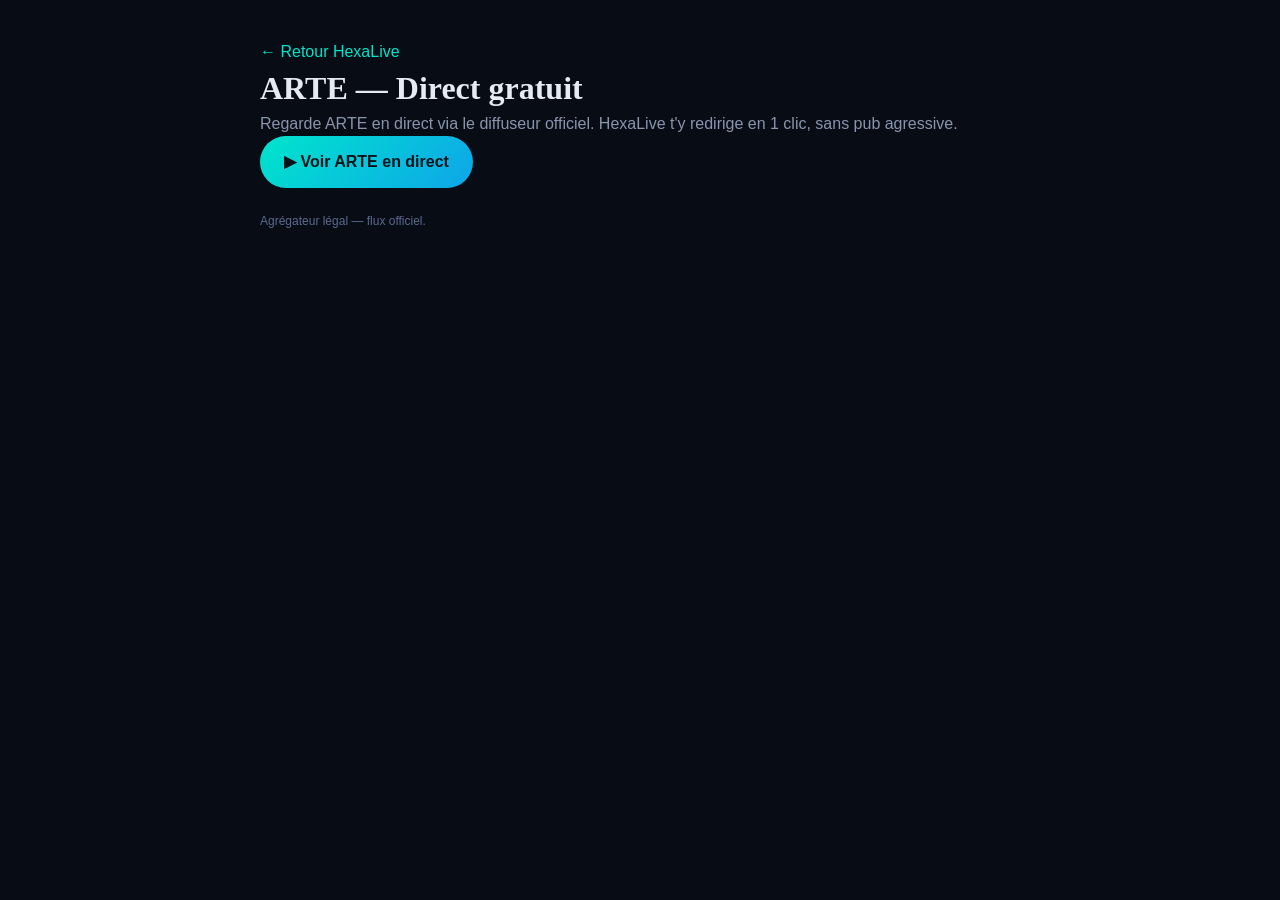
<file: chaine/arte.html>
<!DOCTYPE html><html lang="fr"><head><meta charset="UTF-8"><meta name="viewport" content="width=device-width, initial-scale=1.0"><title>ARTE en direct gratuit | HexaLive</title><meta name="description" content="Regarde ARTE en direct gratuitement et légalement sur HexaLive. Sans inscription, HD."><link rel="canonical" href="https://lulu7755000-wq.github.io/hexalive/chaine/arte.html"><link rel="stylesheet" href="../style.css"></head><body style="background:#080C14;color:#E6EAF2;font-family:Inter,sans-serif;padding:40px 20px;max-width:800px;margin:auto"><a href="../index.html" style="color:#00E5CC">← Retour HexaLive</a><h1 style="font-family:Space Grotesk">ARTE — Direct gratuit</h1><p style="color:#8A94AD">Regarde ARTE en direct via le diffuseur officiel. HexaLive t'y redirige en 1 clic, sans pub agressive.</p><a href="../index.html#direct" style="display:inline-flex;background:linear-gradient(135deg,#00E5CC,#0EA5E9);color:#02141A;padding:14px 24px;border-radius:999px;font-weight:700;text-decoration:none">▶ Voir ARTE en direct</a><p style="margin-top:24px;color:#5A6A90;font-size:12px">Agrégateur légal — flux officiel.</p></body></html>
</file>
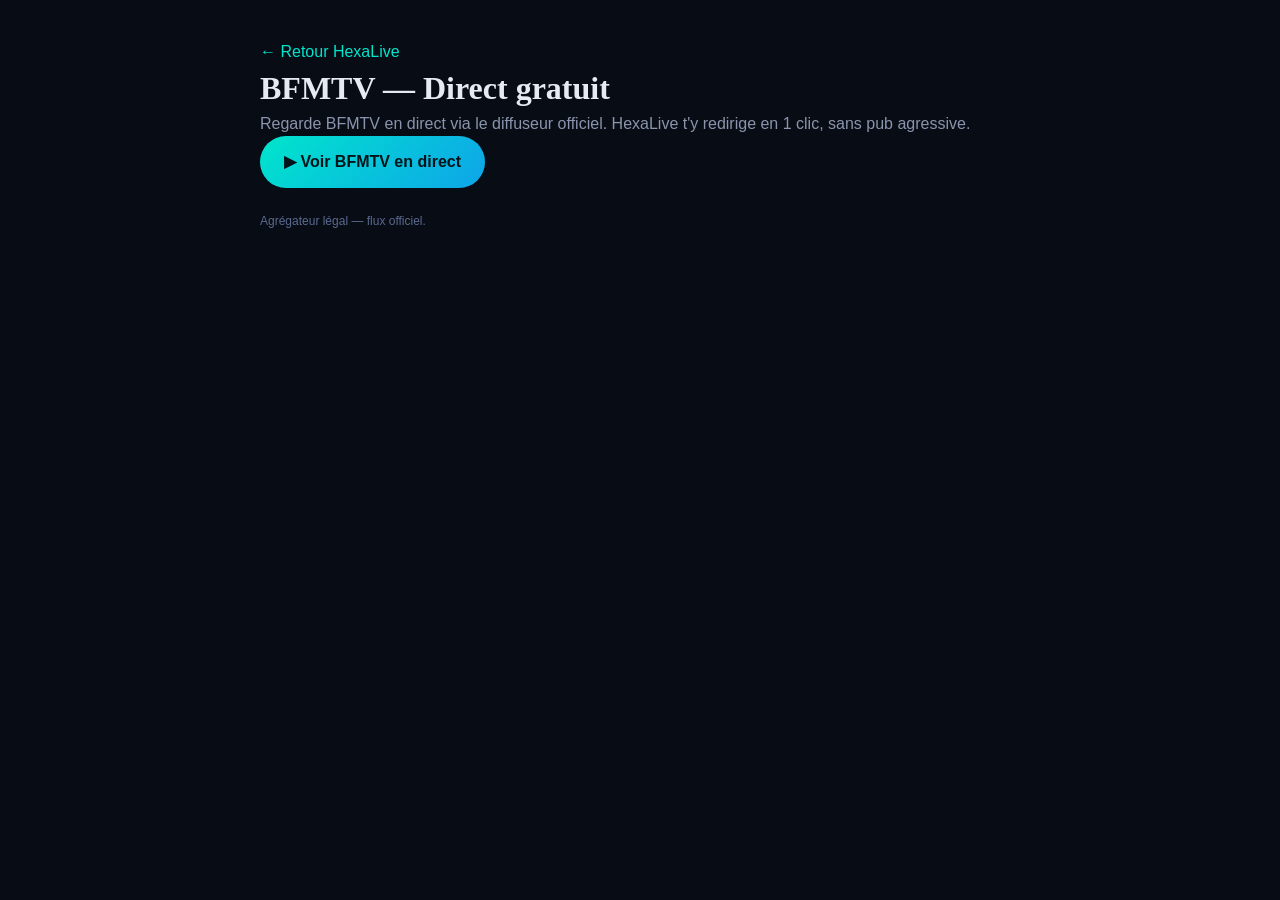
<file: chaine/bfmtv.html>
<!DOCTYPE html><html lang="fr"><head><meta charset="UTF-8"><meta name="viewport" content="width=device-width, initial-scale=1.0"><title>BFMTV en direct gratuit | HexaLive</title><meta name="description" content="Regarde BFMTV en direct gratuitement et légalement sur HexaLive. Sans inscription, HD."><link rel="canonical" href="https://lulu7755000-wq.github.io/hexalive/chaine/bfmtv.html"><link rel="stylesheet" href="../style.css"></head><body style="background:#080C14;color:#E6EAF2;font-family:Inter,sans-serif;padding:40px 20px;max-width:800px;margin:auto"><a href="../index.html" style="color:#00E5CC">← Retour HexaLive</a><h1 style="font-family:Space Grotesk">BFMTV — Direct gratuit</h1><p style="color:#8A94AD">Regarde BFMTV en direct via le diffuseur officiel. HexaLive t'y redirige en 1 clic, sans pub agressive.</p><a href="../index.html#direct" style="display:inline-flex;background:linear-gradient(135deg,#00E5CC,#0EA5E9);color:#02141A;padding:14px 24px;border-radius:999px;font-weight:700;text-decoration:none">▶ Voir BFMTV en direct</a><p style="margin-top:24px;color:#5A6A90;font-size:12px">Agrégateur légal — flux officiel.</p></body></html>
</file>
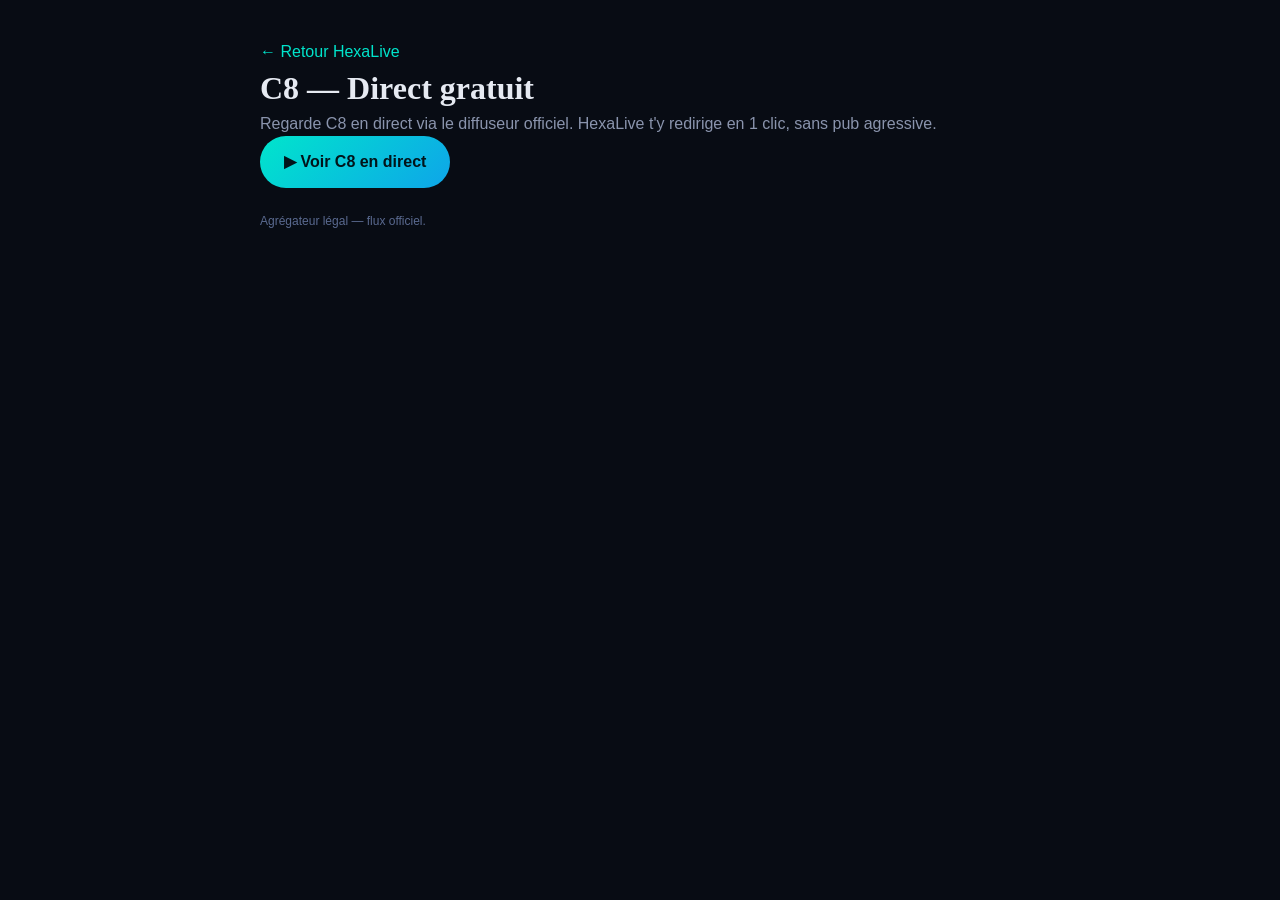
<file: chaine/c8.html>
<!DOCTYPE html><html lang="fr"><head><meta charset="UTF-8"><meta name="viewport" content="width=device-width, initial-scale=1.0"><title>C8 en direct gratuit | HexaLive</title><meta name="description" content="Regarde C8 en direct gratuitement et légalement sur HexaLive. Sans inscription, HD."><link rel="canonical" href="https://lulu7755000-wq.github.io/hexalive/chaine/c8.html"><link rel="stylesheet" href="../style.css"></head><body style="background:#080C14;color:#E6EAF2;font-family:Inter,sans-serif;padding:40px 20px;max-width:800px;margin:auto"><a href="../index.html" style="color:#00E5CC">← Retour HexaLive</a><h1 style="font-family:Space Grotesk">C8 — Direct gratuit</h1><p style="color:#8A94AD">Regarde C8 en direct via le diffuseur officiel. HexaLive t'y redirige en 1 clic, sans pub agressive.</p><a href="../index.html#direct" style="display:inline-flex;background:linear-gradient(135deg,#00E5CC,#0EA5E9);color:#02141A;padding:14px 24px;border-radius:999px;font-weight:700;text-decoration:none">▶ Voir C8 en direct</a><p style="margin-top:24px;color:#5A6A90;font-size:12px">Agrégateur légal — flux officiel.</p></body></html>
</file>
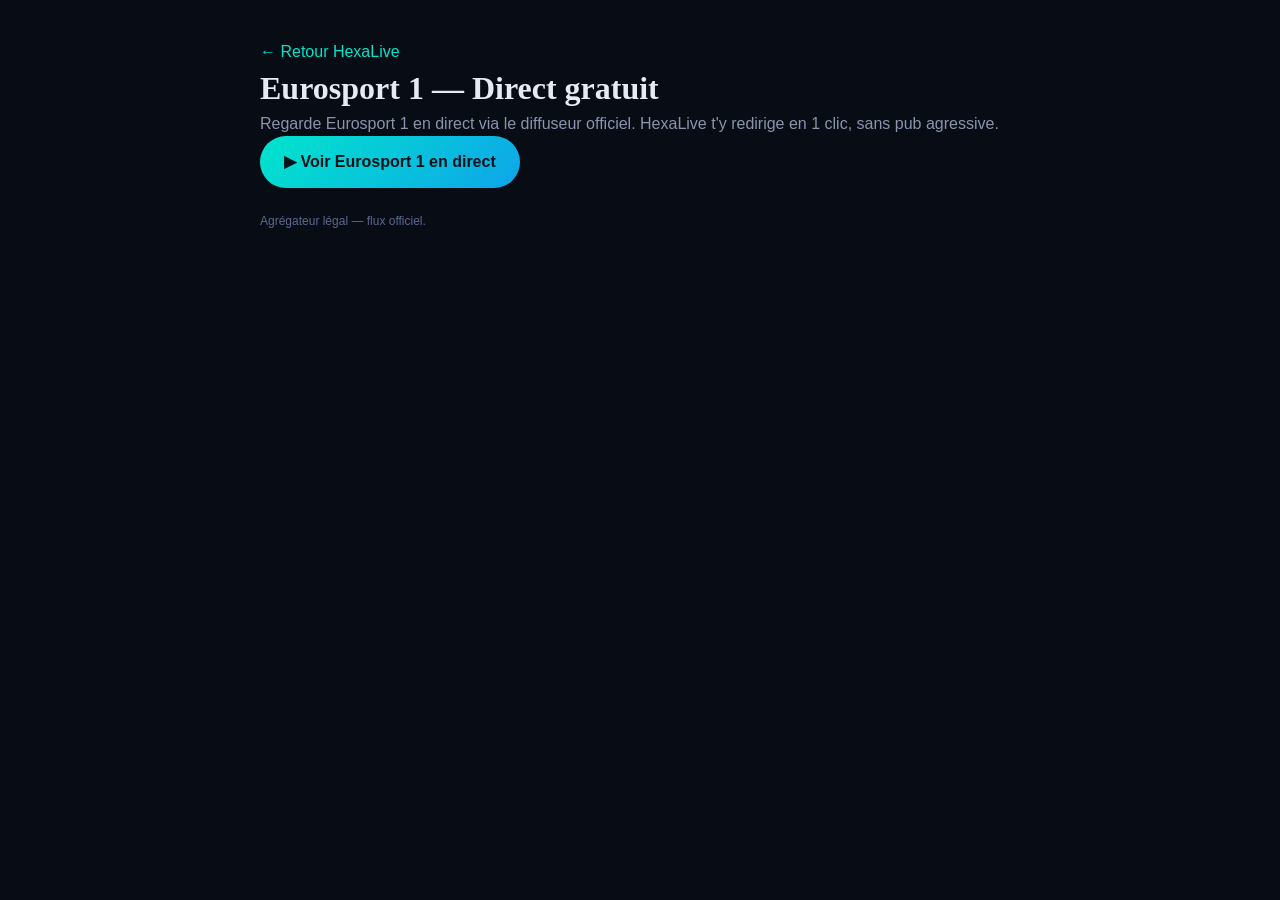
<file: chaine/eurosport1.html>
<!DOCTYPE html><html lang="fr"><head><meta charset="UTF-8"><meta name="viewport" content="width=device-width, initial-scale=1.0"><title>Eurosport 1 en direct gratuit | HexaLive</title><meta name="description" content="Regarde Eurosport 1 en direct gratuitement et légalement sur HexaLive. Sans inscription, HD."><link rel="canonical" href="https://lulu7755000-wq.github.io/hexalive/chaine/eurosport1.html"><link rel="stylesheet" href="../style.css"></head><body style="background:#080C14;color:#E6EAF2;font-family:Inter,sans-serif;padding:40px 20px;max-width:800px;margin:auto"><a href="../index.html" style="color:#00E5CC">← Retour HexaLive</a><h1 style="font-family:Space Grotesk">Eurosport 1 — Direct gratuit</h1><p style="color:#8A94AD">Regarde Eurosport 1 en direct via le diffuseur officiel. HexaLive t'y redirige en 1 clic, sans pub agressive.</p><a href="../index.html#direct" style="display:inline-flex;background:linear-gradient(135deg,#00E5CC,#0EA5E9);color:#02141A;padding:14px 24px;border-radius:999px;font-weight:700;text-decoration:none">▶ Voir Eurosport 1 en direct</a><p style="margin-top:24px;color:#5A6A90;font-size:12px">Agrégateur légal — flux officiel.</p></body></html>
</file>
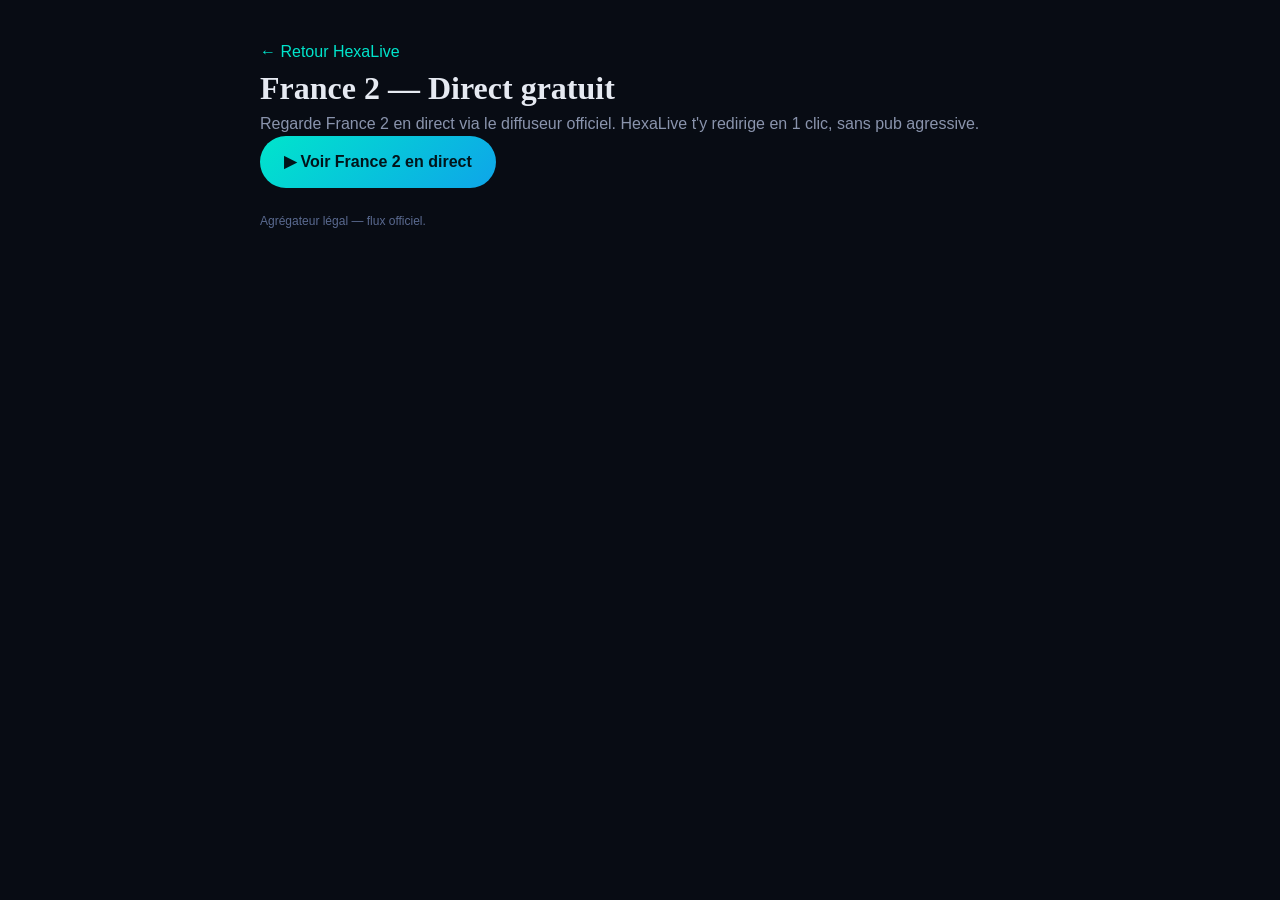
<file: chaine/france2.html>
<!DOCTYPE html><html lang="fr"><head><meta charset="UTF-8"><meta name="viewport" content="width=device-width, initial-scale=1.0"><title>France 2 en direct gratuit | HexaLive</title><meta name="description" content="Regarde France 2 en direct gratuitement et légalement sur HexaLive. Sans inscription, HD."><link rel="canonical" href="https://lulu7755000-wq.github.io/hexalive/chaine/france2.html"><link rel="stylesheet" href="../style.css"></head><body style="background:#080C14;color:#E6EAF2;font-family:Inter,sans-serif;padding:40px 20px;max-width:800px;margin:auto"><a href="../index.html" style="color:#00E5CC">← Retour HexaLive</a><h1 style="font-family:Space Grotesk">France 2 — Direct gratuit</h1><p style="color:#8A94AD">Regarde France 2 en direct via le diffuseur officiel. HexaLive t'y redirige en 1 clic, sans pub agressive.</p><a href="../index.html#direct" style="display:inline-flex;background:linear-gradient(135deg,#00E5CC,#0EA5E9);color:#02141A;padding:14px 24px;border-radius:999px;font-weight:700;text-decoration:none">▶ Voir France 2 en direct</a><p style="margin-top:24px;color:#5A6A90;font-size:12px">Agrégateur légal — flux officiel.</p></body></html>
</file>
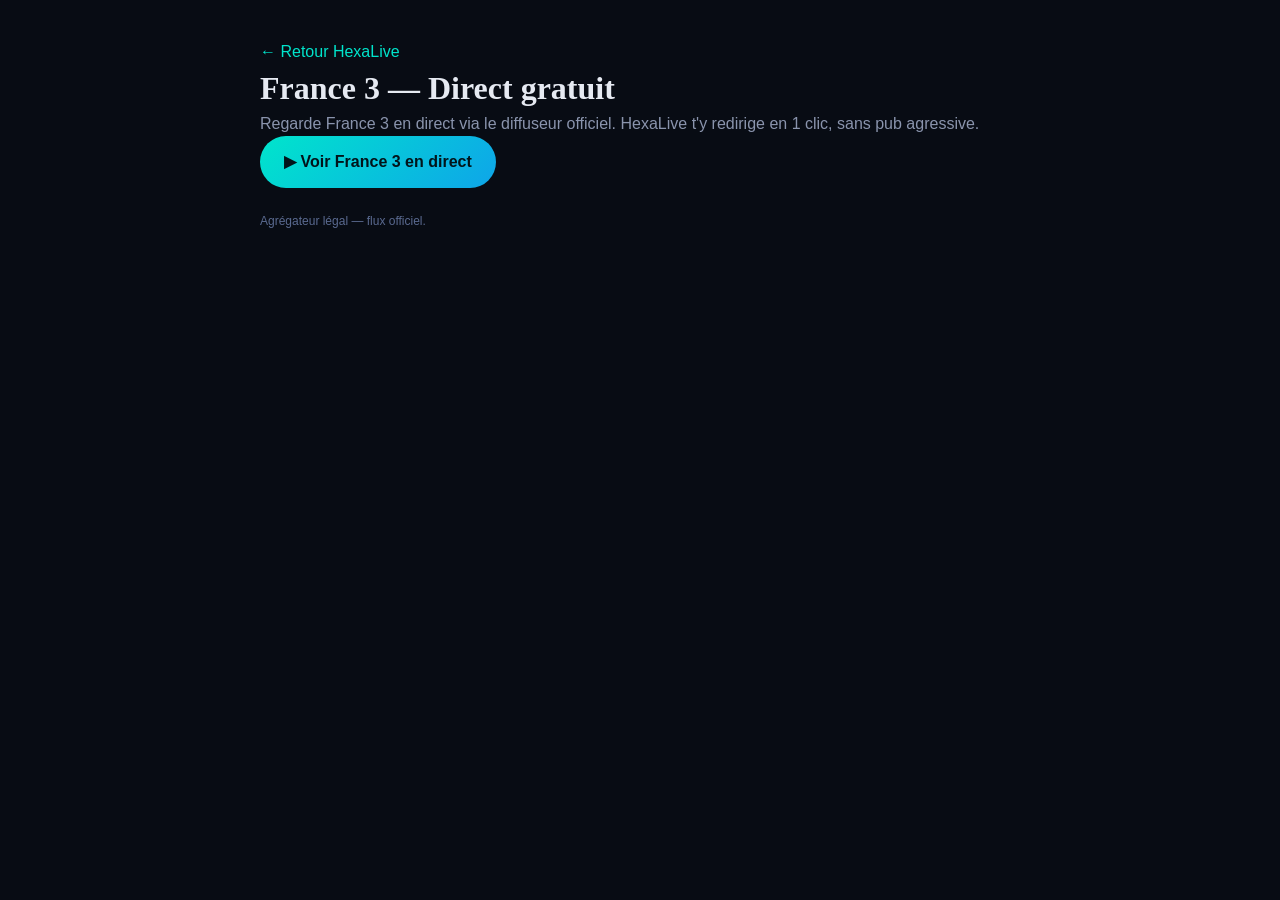
<file: chaine/france3.html>
<!DOCTYPE html><html lang="fr"><head><meta charset="UTF-8"><meta name="viewport" content="width=device-width, initial-scale=1.0"><title>France 3 en direct gratuit | HexaLive</title><meta name="description" content="Regarde France 3 en direct gratuitement et légalement sur HexaLive. Sans inscription, HD."><link rel="canonical" href="https://lulu7755000-wq.github.io/hexalive/chaine/france3.html"><link rel="stylesheet" href="../style.css"></head><body style="background:#080C14;color:#E6EAF2;font-family:Inter,sans-serif;padding:40px 20px;max-width:800px;margin:auto"><a href="../index.html" style="color:#00E5CC">← Retour HexaLive</a><h1 style="font-family:Space Grotesk">France 3 — Direct gratuit</h1><p style="color:#8A94AD">Regarde France 3 en direct via le diffuseur officiel. HexaLive t'y redirige en 1 clic, sans pub agressive.</p><a href="../index.html#direct" style="display:inline-flex;background:linear-gradient(135deg,#00E5CC,#0EA5E9);color:#02141A;padding:14px 24px;border-radius:999px;font-weight:700;text-decoration:none">▶ Voir France 3 en direct</a><p style="margin-top:24px;color:#5A6A90;font-size:12px">Agrégateur légal — flux officiel.</p></body></html>
</file>
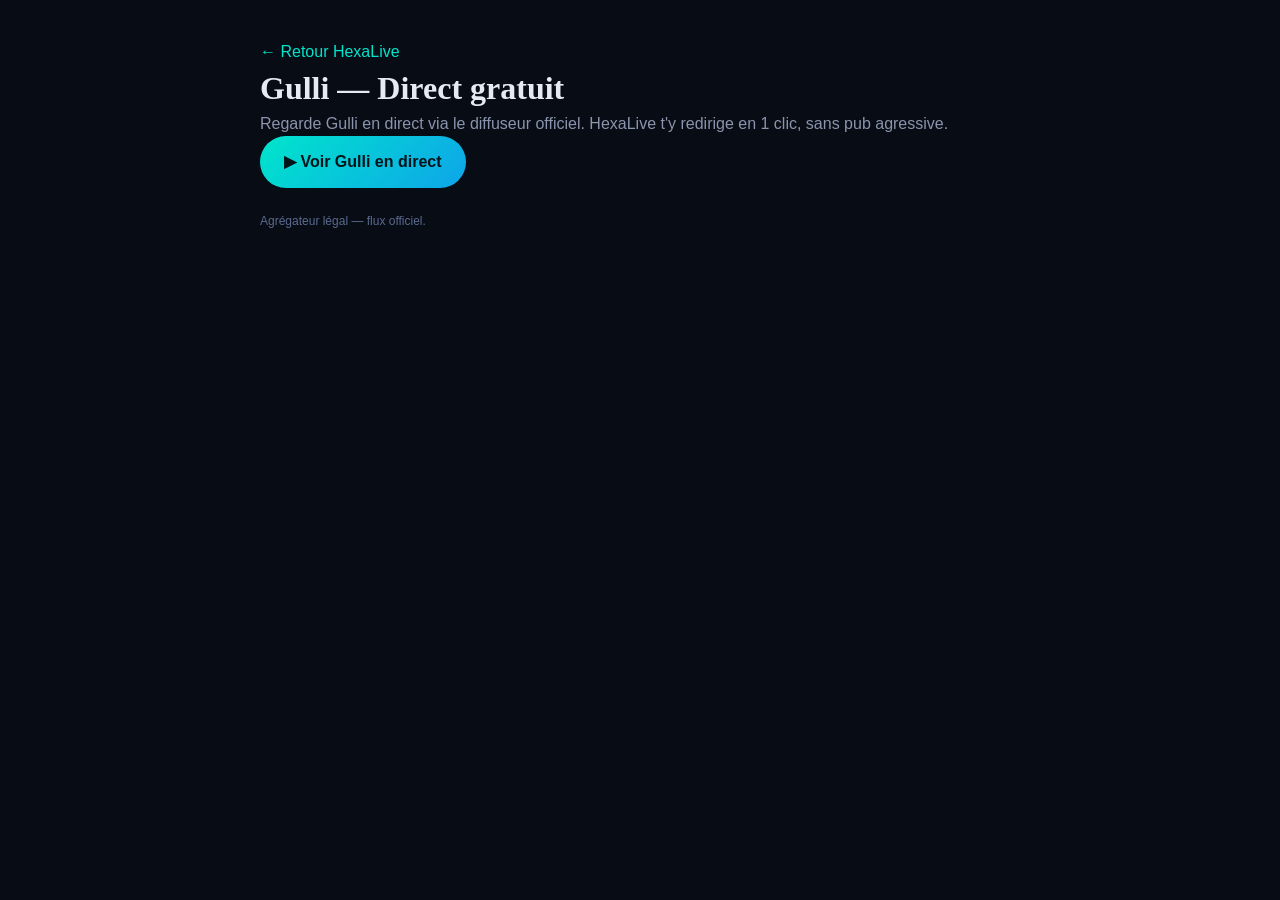
<file: chaine/gulli.html>
<!DOCTYPE html><html lang="fr"><head><meta charset="UTF-8"><meta name="viewport" content="width=device-width, initial-scale=1.0"><title>Gulli en direct gratuit | HexaLive</title><meta name="description" content="Regarde Gulli en direct gratuitement et légalement sur HexaLive. Sans inscription, HD."><link rel="canonical" href="https://lulu7755000-wq.github.io/hexalive/chaine/gulli.html"><link rel="stylesheet" href="../style.css"></head><body style="background:#080C14;color:#E6EAF2;font-family:Inter,sans-serif;padding:40px 20px;max-width:800px;margin:auto"><a href="../index.html" style="color:#00E5CC">← Retour HexaLive</a><h1 style="font-family:Space Grotesk">Gulli — Direct gratuit</h1><p style="color:#8A94AD">Regarde Gulli en direct via le diffuseur officiel. HexaLive t'y redirige en 1 clic, sans pub agressive.</p><a href="../index.html#direct" style="display:inline-flex;background:linear-gradient(135deg,#00E5CC,#0EA5E9);color:#02141A;padding:14px 24px;border-radius:999px;font-weight:700;text-decoration:none">▶ Voir Gulli en direct</a><p style="margin-top:24px;color:#5A6A90;font-size:12px">Agrégateur légal — flux officiel.</p></body></html>
</file>
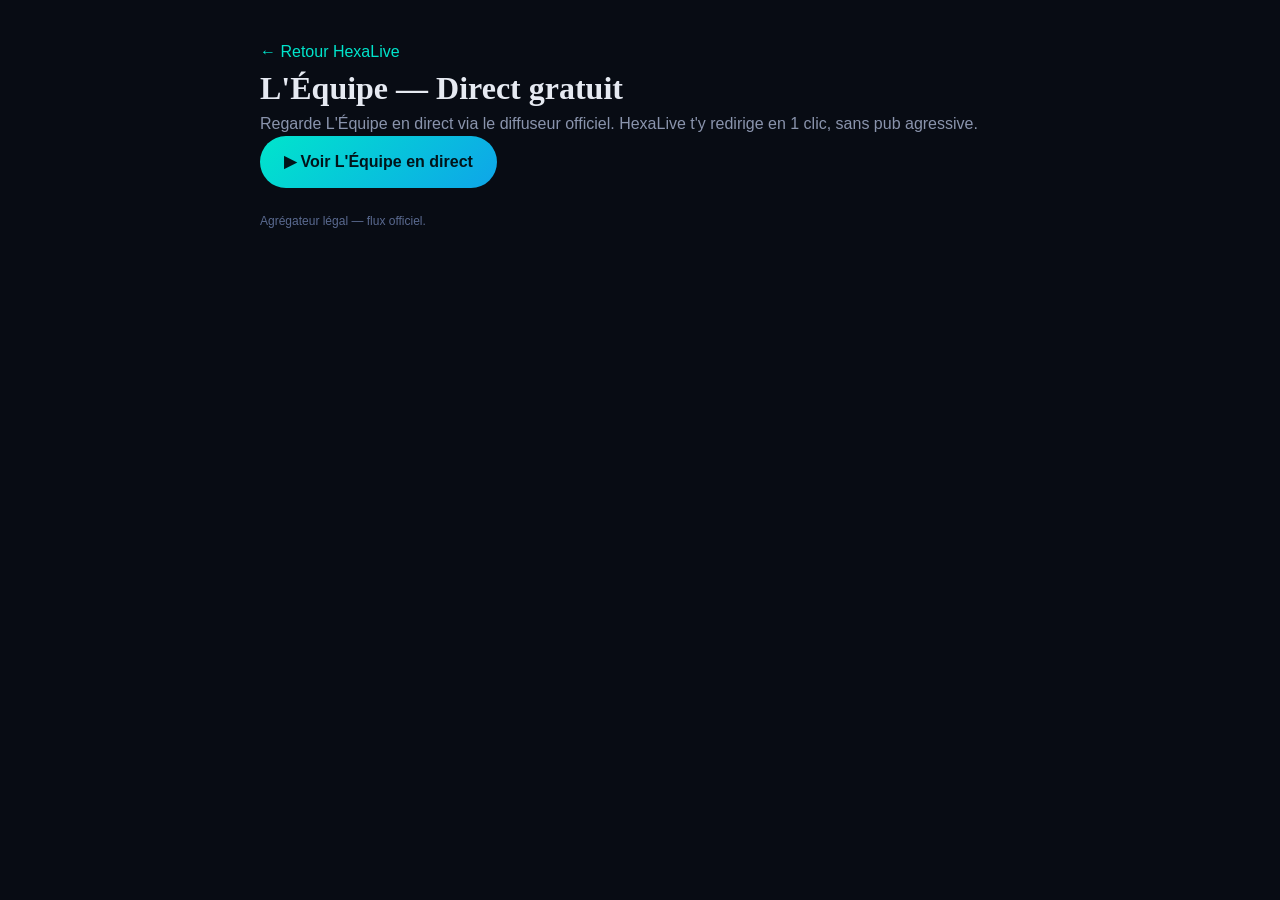
<file: chaine/lequipe.html>
<!DOCTYPE html><html lang="fr"><head><meta charset="UTF-8"><meta name="viewport" content="width=device-width, initial-scale=1.0"><title>L'Équipe en direct gratuit | HexaLive</title><meta name="description" content="Regarde L'Équipe en direct gratuitement et légalement sur HexaLive. Sans inscription, HD."><link rel="canonical" href="https://lulu7755000-wq.github.io/hexalive/chaine/lequipe.html"><link rel="stylesheet" href="../style.css"></head><body style="background:#080C14;color:#E6EAF2;font-family:Inter,sans-serif;padding:40px 20px;max-width:800px;margin:auto"><a href="../index.html" style="color:#00E5CC">← Retour HexaLive</a><h1 style="font-family:Space Grotesk">L'Équipe — Direct gratuit</h1><p style="color:#8A94AD">Regarde L'Équipe en direct via le diffuseur officiel. HexaLive t'y redirige en 1 clic, sans pub agressive.</p><a href="../index.html#direct" style="display:inline-flex;background:linear-gradient(135deg,#00E5CC,#0EA5E9);color:#02141A;padding:14px 24px;border-radius:999px;font-weight:700;text-decoration:none">▶ Voir L'Équipe en direct</a><p style="margin-top:24px;color:#5A6A90;font-size:12px">Agrégateur légal — flux officiel.</p></body></html>
</file>
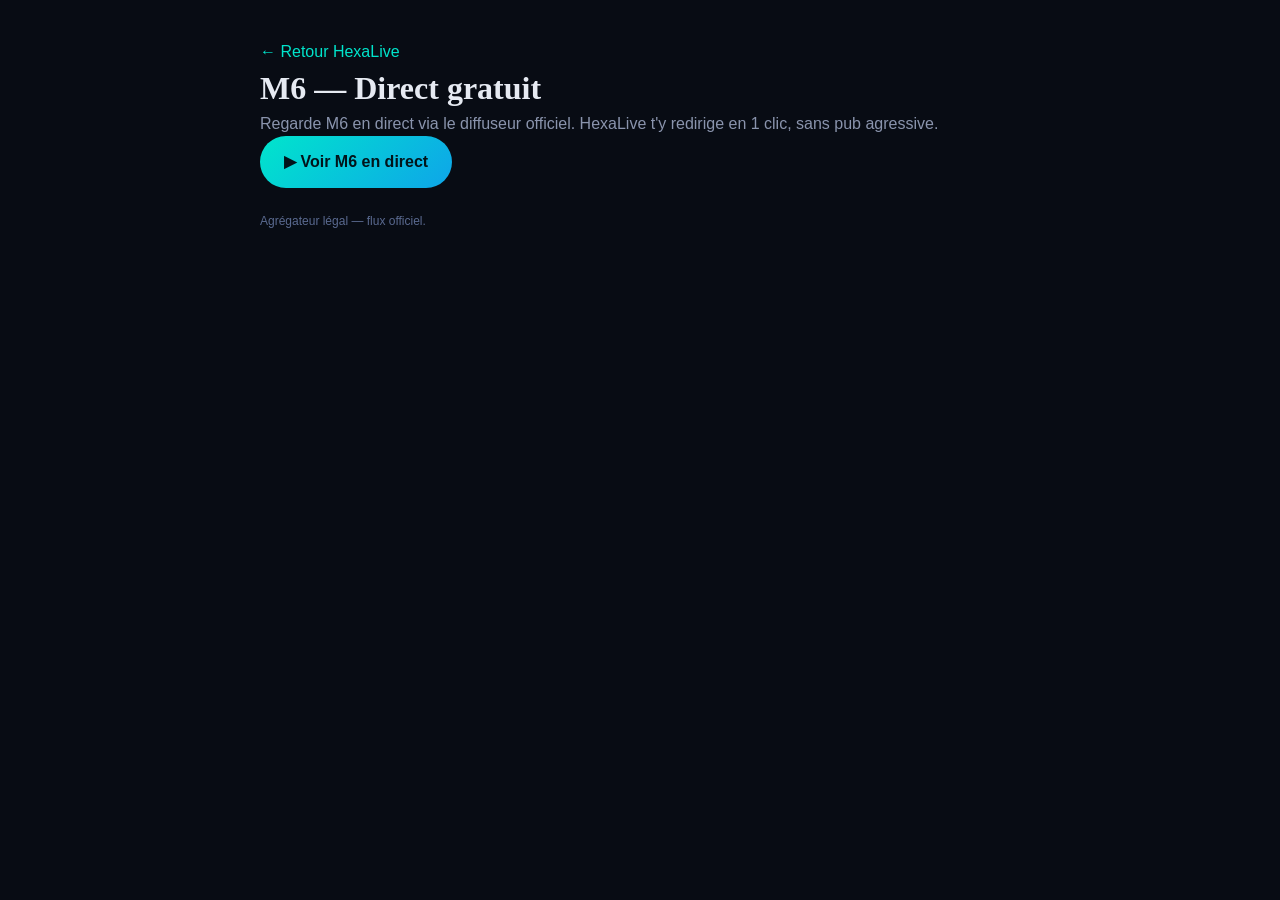
<file: chaine/m6.html>
<!DOCTYPE html><html lang="fr"><head><meta charset="UTF-8"><meta name="viewport" content="width=device-width, initial-scale=1.0"><title>M6 en direct gratuit | HexaLive</title><meta name="description" content="Regarde M6 en direct gratuitement et légalement sur HexaLive. Sans inscription, HD."><link rel="canonical" href="https://lulu7755000-wq.github.io/hexalive/chaine/m6.html"><link rel="stylesheet" href="../style.css"></head><body style="background:#080C14;color:#E6EAF2;font-family:Inter,sans-serif;padding:40px 20px;max-width:800px;margin:auto"><a href="../index.html" style="color:#00E5CC">← Retour HexaLive</a><h1 style="font-family:Space Grotesk">M6 — Direct gratuit</h1><p style="color:#8A94AD">Regarde M6 en direct via le diffuseur officiel. HexaLive t'y redirige en 1 clic, sans pub agressive.</p><a href="../index.html#direct" style="display:inline-flex;background:linear-gradient(135deg,#00E5CC,#0EA5E9);color:#02141A;padding:14px 24px;border-radius:999px;font-weight:700;text-decoration:none">▶ Voir M6 en direct</a><p style="margin-top:24px;color:#5A6A90;font-size:12px">Agrégateur légal — flux officiel.</p></body></html>
</file>
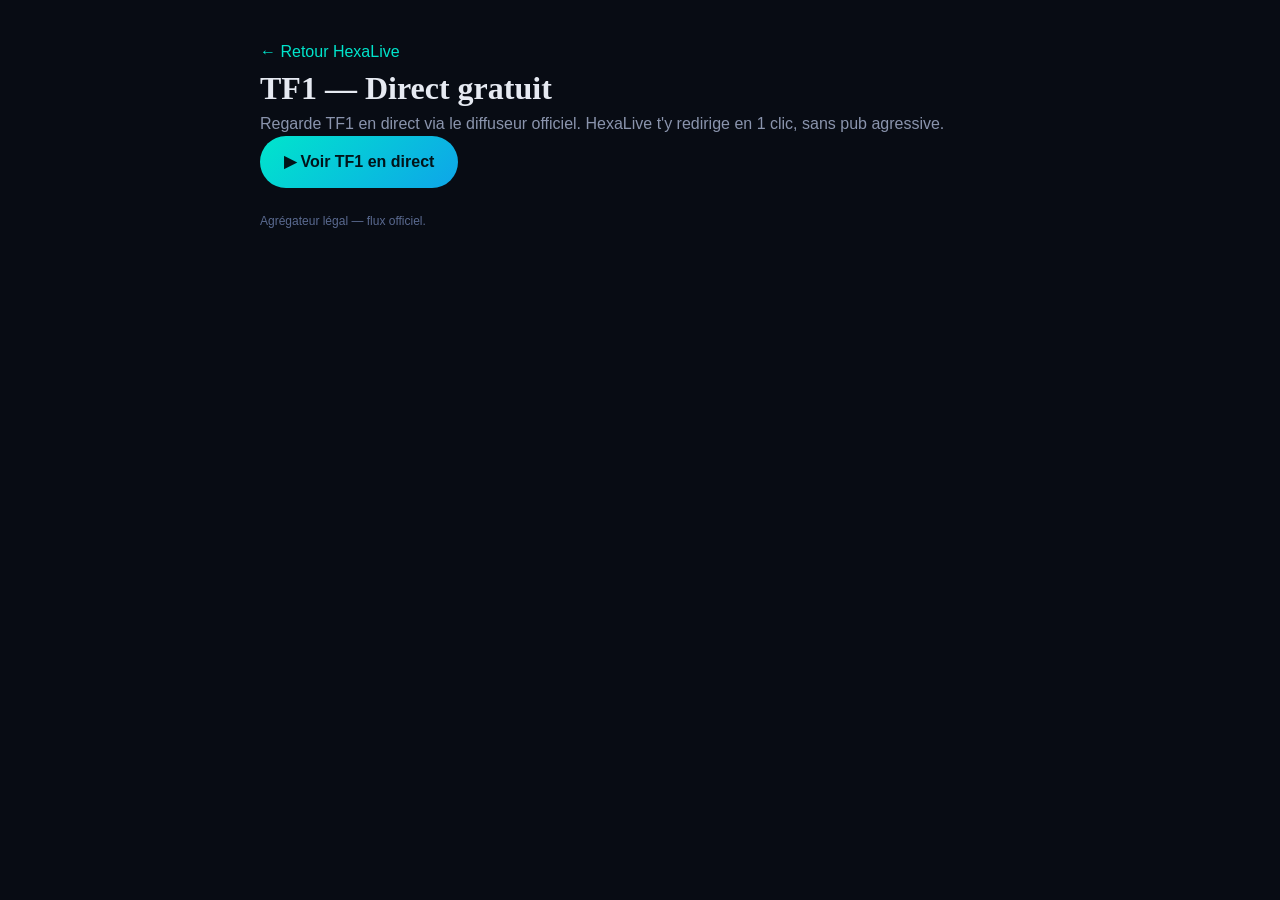
<file: chaine/tf1.html>
<!DOCTYPE html><html lang="fr"><head><meta charset="UTF-8"><meta name="viewport" content="width=device-width, initial-scale=1.0"><title>TF1 en direct gratuit | HexaLive</title><meta name="description" content="Regarde TF1 en direct gratuitement et légalement sur HexaLive. Sans inscription, HD."><link rel="canonical" href="https://lulu7755000-wq.github.io/hexalive/chaine/tf1.html"><link rel="stylesheet" href="../style.css"></head><body style="background:#080C14;color:#E6EAF2;font-family:Inter,sans-serif;padding:40px 20px;max-width:800px;margin:auto"><a href="../index.html" style="color:#00E5CC">← Retour HexaLive</a><h1 style="font-family:Space Grotesk">TF1 — Direct gratuit</h1><p style="color:#8A94AD">Regarde TF1 en direct via le diffuseur officiel. HexaLive t'y redirige en 1 clic, sans pub agressive.</p><a href="../index.html#direct" style="display:inline-flex;background:linear-gradient(135deg,#00E5CC,#0EA5E9);color:#02141A;padding:14px 24px;border-radius:999px;font-weight:700;text-decoration:none">▶ Voir TF1 en direct</a><p style="margin-top:24px;color:#5A6A90;font-size:12px">Agrégateur légal — flux officiel.</p></body></html>
</file>
<file: style.css>
:root{
  --bg:#080C14;
  --card:#111A2E;
  --card2:#16233F;
  --border:#1E3050;
  --text:#E6EAF2;
  --muted:#8A94AD;
  --cyan:#00E5CC;
  --violet:#7C5CFF;
  --gold:#F59E0B;
}
*{box-sizing:border-box;margin:0;padding:0}
body{font-family:'Inter',system-ui,sans-serif;background:var(--bg);color:var(--text);line-height:1.5;overflow-x:hidden}
a{color:inherit;text-decoration:none}
.container{max-width:1280px;margin:0 auto;padding:0 24px}
.pub-top,.pub-side,.pub-infeed,.pub-modal{
  border:1px dashed #2A3A5A;background:rgba(255,255,255,0.03);color:#5A6A90;
  display:flex;align-items:center;justify-content:center;font-size:12px;letter-spacing:0.06em;text-transform:uppercase;gap:12px
}
.pub-top{height:56px;background:#0A1225;border-left:0;border-right:0;justify-content:center}
.pub-top-cta{background:var(--cyan);color:#02141A;padding:4px 10px;border-radius:999px;font-size:11px;font-weight:800;letter-spacing:0}
.pub-side{height:90px;border-radius:12px;margin-top:12px;flex-direction:column}
.pub-side small{font-size:10px;letter-spacing:0;text-transform:none;color:#6B7A9A}
.pub-infeed{height:90px;border-radius:12px;margin:28px 0}
.pub-modal{height:64px;border-radius:10px;margin-top:14px}
/* WATCH BAR sticky */
.watch-bar{position:sticky;top:0;z-index:60;background:linear-gradient(135deg,#0EA5E9,#00E5CC);color:#02141A;padding:10px 0;box-shadow:0 8px 24px rgba(0,0,0,0.3);animation:slideDown 0.3s ease}
@keyframes slideDown{from{transform:translateY(-100%)}to{transform:translateY(0)}}
.watch-bar-inner{display:flex;align-items:center;justify-content:space-between;gap:12px;flex-wrap:wrap}
.watch-left{display:flex;align-items:center;gap:10px;font-size:13px;font-weight:600;flex-wrap:wrap}
.watch-left .live-badge.small{background:#FF2E2E;color:white;padding:3px 8px;font-size:10px}
.watch-sub{font-weight:500;opacity:0.85;font-size:11px}
.watch-actions{display:flex;align-items:center;gap:8px}
.watch-actions .btn-primary.small{padding:7px 14px;font-size:12px}
.watch-actions .btn-small{background:rgba(2,20,26,0.12);border-color:rgba(2,20,26,0.2);color:#02141A}
.watch-close{background:rgba(2,20,26,0.12);border:0;width:28px;height:28px;border-radius:50%;cursor:pointer;font-weight:700}
/* HEADER */
.header{position:sticky;top:0;z-index:50;background:rgba(8,12,20,0.92);backdrop-filter:blur(16px);border-bottom:1px solid var(--border)}
.header-inner{display:flex;align-items:center;justify-content:space-between;height:64px;gap:14px}
.logo{display:flex;align-items:center;gap:12px;flex-shrink:0}
.logo-icon{width:44px;height:44px;background:rgba(0,229,204,0.1);border:1px solid rgba(0,229,204,0.25);border-radius:12px;display:flex;align-items:center;justify-content:center}
.logo-text{font-family:'Space Grotesk',sans-serif;font-weight:700;font-size:18px;letter-spacing:0.08em}
.logo-text span{color:var(--cyan)}
.logo-sub{font-size:9px;letter-spacing:0.18em;color:var(--cyan);font-weight:600;margin-top:-2px}
.search-wrap{position:relative;flex:1;max-width:380px}
.search-wrap input{width:100%;background:rgba(255,255,255,0.06);border:1px solid var(--border);border-radius:999px;padding:9px 36px 9px 14px;color:var(--text);font-size:13px;outline:none}
.search-wrap input:focus{border-color:var(--cyan);background:rgba(255,255,255,0.08)}
.search-icon{position:absolute;right:12px;top:50%;transform:translateY(-50%);color:var(--muted)}
.search-wrap.mobile{max-width:none;margin-top:10px}
.nav{display:flex;gap:22px;font-size:14px;font-weight:500;color:var(--muted);flex-shrink:0}
.nav a.active,.nav a:hover{color:var(--text)}
.header-actions{display:flex;gap:10px;align-items:center;flex-shrink:0}
.btn-primary{background:linear-gradient(135deg,var(--cyan),#0EA5E9);color:#02141A;border:0;padding:9px 18px;border-radius:999px;font-weight:700;font-size:13px;cursor:pointer;transition:0.2s}
.btn-primary:hover{transform:translateY(-1px);box-shadow:0 8px 24px rgba(0,229,204,0.25)}
.btn-primary.large{padding:14px 26px;font-size:15px}
.btn-ghost{background:rgba(255,255,255,0.06);border:1px solid var(--border);color:var(--text);padding:9px 18px;border-radius:999px;font-weight:600;font-size:13px;cursor:pointer}
.btn-ghost.large{padding:14px 22px}
.btn-small{background:rgba(124,92,255,0.15);border:1px solid rgba(124,92,255,0.3);color:#C4B5FD;padding:7px 14px;border-radius:999px;font-weight:600;font-size:12px;cursor:pointer}
.btn-heart{background:rgba(255,255,255,0.06);border:1px solid var(--border);width:36px;height:36px;border-radius:50%;cursor:pointer;font-size:16px;display:flex;align-items:center;justify-content:center;transition:0.2s}
.btn-heart.active{background:rgba(255,46,46,0.15);border-color:#FF2E2E;color:#FF2E2E}
.burger{display:none;background:none;border:0;color:var(--text);font-size:22px}
.mobile-nav{display:none;flex-direction:column;padding:12px 24px;gap:10px;border-top:1px solid var(--border);background:var(--bg)}
.mobile-nav.open{display:flex}
/* HERO */
.hero{padding:28px 0 20px;background:radial-gradient(800px 400px at 70% 0%, rgba(124,92,255,0.18), transparent), radial-gradient(600px 300px at 10% 10%, rgba(0,229,204,0.12), transparent)}
.hero-grid{display:grid;grid-template-columns:1.08fr 0.92fr;gap:32px;align-items:start}
.badge-hero{display:inline-flex;align-items:center;gap:8px;background:rgba(0,229,204,0.08);border:1px solid rgba(0,229,204,0.2);color:var(--cyan);font-size:11px;font-weight:700;letter-spacing:0.06em;padding:7px 12px;border-radius:999px;margin-bottom:16px}
.dot{width:8px;height:8px;background:#00E5CC;border-radius:50%;box-shadow:0 0 10px #00E5CC;animation:pulse 1.6s infinite}
@keyframes pulse{0%,100%{opacity:1}50%{opacity:0.5}}
.hero-text h1{font-family:'Space Grotesk',sans-serif;font-size:48px;line-height:0.95;font-weight:700;letter-spacing:-0.03em}
.gradient{background:linear-gradient(135deg,var(--cyan),var(--violet));-webkit-background-clip:text;-webkit-text-fill-color:transparent}
.hero-text p{color:var(--muted);font-size:15px;margin:14px 0 18px;max-width:520px}
.hero-cta{display:flex;gap:10px;flex-wrap:wrap}
.trust{display:flex;gap:14px;flex-wrap:wrap;margin-top:16px;font-size:11px;color:#6B7A9A;font-weight:600}
.social-proof{display:flex;align-items:center;gap:10px;margin-top:14px;background:rgba(255,255,255,0.04);border:1px solid var(--border);padding:8px 12px;border-radius:999px;font-size:12px;color:var(--muted);width:fit-content}
.avatars{display:flex;gap:-4px}
.avatars span{width:22px;height:22px;border-radius:50%;background:linear-gradient(135deg,var(--cyan),var(--violet));border:2px solid var(--bg);display:inline-flex;margin-left:-6px}
.avatars span:first-child{margin-left:0}
.player-card{background:var(--card);border:1px solid var(--border);border-radius:20px;overflow:hidden;box-shadow:0 20px 60px rgba(0,0,0,0.5);position:sticky;top:76px}
.player-top{display:flex;justify-content:space-between;align-items:center;padding:12px 14px;background:rgba(255,255,255,0.02);border-bottom:1px solid var(--border);font-size:12px;gap:8px}
.live-badge{background:#FF2E2E;color:white;padding:4px 10px;border-radius:999px;font-weight:800;font-size:11px;letter-spacing:0.06em;flex-shrink:0}
.player-channel{color:var(--muted);font-weight:600;flex:1;white-space:nowrap;overflow:hidden;text-overflow:ellipsis}
.player-screen{aspect-ratio:16/9;background:#05080F;display:flex;align-items:center;justify-content:center;position:relative;overflow:hidden}
.player-screen::after{content:"";position:absolute;inset:0;background:radial-gradient(400px 200px at 50% 30%, rgba(0,229,204,0.10), transparent);pointer-events:none}
.player-placeholder{text-align:center;z-index:1;padding:18px}
.play-icon{width:64px;height:64px;background:var(--cyan);color:#02141A;border-radius:50%;display:flex;align-items:center;justify-content:center;font-size:22px;margin:0 auto 12px;box-shadow:0 10px 30px rgba(0,229,204,0.35)}
.player-placeholder p{font-weight:700;font-size:14px}
.player-placeholder small{color:var(--muted);font-size:11px;display:block;margin-top:6px;max-width:320px}
#heroIframe{width:100%;height:100%;border:0;position:absolute;inset:0}
.player-controls{display:flex;justify-content:space-between;padding:10px 14px;font-size:11px;color:var(--muted);border-top:1px solid var(--border)}
.pub-label{color:var(--gold)}
.player-actions{display:flex;align-items:center;justify-content:space-between;padding:10px 14px;border-top:1px solid var(--border);background:rgba(255,255,255,0.015)}
.viewer-count{font-size:12px;color:var(--muted);font-weight:600}
.stats-bar{border-top:1px solid var(--border);border-bottom:1px solid var(--border);background:rgba(255,255,255,0.015)}
.stats-inner{display:grid;grid-template-columns:repeat(4,1fr);gap:16px;padding:16px 0;text-align:center}
.stats-inner strong{display:block;font-size:20px;font-family:'Space Grotesk',sans-serif}
.stats-inner span{font-size:11px;color:var(--muted);letter-spacing:0.08em;text-transform:uppercase;font-weight:600}
.section{padding:28px 0}
.section-head{display:flex;align-items:center;justify-content:space-between;gap:16px;flex-wrap:wrap;margin-bottom:16px}
.section-head h2{font-family:'Space Grotesk',sans-serif;font-size:22px}
.highlight-section{background:linear-gradient(135deg, rgba(124,92,255,0.08), rgba(0,229,204,0.05));border:1px solid rgba(124,92,255,0.15);border-radius:16px;padding:18px;margin:12px 0}
.badge-live{background:var(--gold);color:#1A0F00;padding:4px 10px;border-radius:999px;font-size:11px;font-weight:800}
.link{color:var(--cyan);font-weight:600;font-size:13px;cursor:pointer;background:none;border:0}
.section-desc{color:var(--muted);font-size:13px;margin-bottom:14px}
.filters{display:flex;gap:8px;flex-wrap:wrap}
.filter{background:rgba(255,255,255,0.06);border:1px solid var(--border);color:var(--muted);padding:7px 14px;border-radius:999px;font-size:13px;font-weight:600;cursor:pointer}
.filter.active{background:var(--text);color:var(--bg);border-color:var(--text)}
.grid-channels{display:grid;grid-template-columns:repeat(auto-fill,minmax(164px,1fr));gap:12px}
.channel-card{background:var(--card);border:1px solid var(--border);border-radius:16px;padding:12px;cursor:pointer;transition:0.18s;position:relative;overflow:hidden}
.channel-card:hover{transform:translateY(-3px);border-color:rgba(0,229,204,0.4);box-shadow:0 12px 32px rgba(0,0,0,0.4)}
.channel-card::before{content:"";position:absolute;top:0;left:0;right:0;height:3px;background:linear-gradient(90deg,var(--cyan),var(--violet));opacity:0;transition:0.2s}
.channel-card:hover::before{opacity:1}
.ch-logo{width:100%;height:62px;background:rgba(255,255,255,0.04);border:1px solid var(--border);border-radius:12px;display:flex;align-items:center;justify-content:center;font-weight:800;letter-spacing:0.06em;font-size:16px;position:relative}
.ch-heart{position:absolute;top:6px;right:6px;width:26px;height:26px;background:rgba(8,12,20,0.85);border:1px solid var(--border);border-radius:50%;display:flex;align-items:center;justify-content:center;font-size:12px;cursor:pointer;z-index:2}
.ch-heart.active{color:#FF2E2E;border-color:#FF2E2E;background:rgba(255,46,46,0.15)}
.ch-name{font-weight:700;font-size:13px;margin:8px 0 2px}
.ch-meta{font-size:11px;color:var(--muted);white-space:nowrap;overflow:hidden;text-overflow:ellipsis}
.ch-live{position:absolute;top:8px;left:8px;background:#FF2E2E;color:white;font-size:8px;font-weight:800;padding:3px 6px;border-radius:999px;letter-spacing:0.06em;z-index:1}
.ch-viewers{font-size:10px;color:#6B7A9A;margin-top:4px}
.row-section{padding:18px 0}
.row-head{display:flex;align-items:center;justify-content:space-between;margin-bottom:12px}
.row-head h3{font-family:'Space Grotesk',sans-serif;font-size:16px}
.muted-small{font-size:11px;color:var(--muted)}
.h-scroll{display:flex;gap:12px;overflow-x:auto;padding-bottom:6px;scrollbar-width:thin}
.h-scroll::-webkit-scrollbar{height:6px}
.h-scroll::-webkit-scrollbar-thumb{background:var(--border);border-radius:999px}
.mini-card{min-width:180px;background:var(--card);border:1px solid var(--border);border-radius:14px;padding:10px;cursor:pointer;flex-shrink:0}
.mini-card .ch-logo{height:52px;font-size:14px}
.grid-tonight{display:grid;grid-template-columns:repeat(auto-fill,minmax(220px,1fr));gap:12px}
.tonight-card{background:var(--card);border:1px solid var(--border);border-radius:14px;overflow:hidden;cursor:pointer;transition:0.2s}
.tonight-card:hover{border-color:var(--cyan)}
.tonight-thumb{height:96px;background:linear-gradient(135deg,#0f172a,#1e293b);display:flex;align-items:center;justify-content:center;position:relative}
.tonight-thumb span{font-weight:800;letter-spacing:0.08em}
.tonight-badge{position:absolute;top:8px;left:8px;background:var(--gold);color:#1A0F00;font-size:10px;font-weight:800;padding:3px 7px;border-radius:999px}
.tonight-info{padding:10px}
.tonight-info h4{font-size:13px}
.tonight-info p{font-size:11px;color:var(--muted)}
.cta-retention{margin:20px 0}
.cta-box{background:linear-gradient(135deg, rgba(124,92,255,0.12), rgba(0,229,204,0.08));border:1px solid rgba(124,92,255,0.25);border-radius:16px;padding:20px;display:grid;grid-template-columns:1.2fr 0.8fr;gap:20px}
.cta-box h3{font-size:16px}
.cta-box p{font-size:13px;color:var(--muted);margin:6px 0 10px}
.cta-box ul{list-style:none;font-size:12px;color:var(--muted);display:flex;flex-direction:column;gap:4px}
.cta-form{display:flex;flex-direction:column;gap:8px}
.cta-form input{background:rgba(8,12,20,0.7);border:1px solid var(--border);border-radius:10px;padding:11px 12px;color:var(--text);font-size:13px}
.grid-replay{display:grid;grid-template-columns:repeat(auto-fill,minmax(230px,1fr));gap:12px}
.replay-card{background:var(--card);border:1px solid var(--border);border-radius:16px;overflow:hidden}
.replay-thumb{height:130px;display:flex;align-items:center;justify-content:center;font-weight:800;letter-spacing:0.12em;color:white;font-size:17px}
.replay-info{padding:12px}
.replay-info h4{font-size:14px}
.replay-info p{font-size:12px;color:var(--muted);margin:4px 0 10px}
.legal-section{margin-top:10px}
.legal-grid{display:grid;grid-template-columns:1fr 1fr;gap:14px}
.legal-card{border-radius:16px;padding:18px;border:1px solid var(--border)}
.legal-card.bad{background:rgba(255,46,46,0.06);border-color:rgba(255,46,46,0.2)}
.legal-card.good{background:rgba(0,229,204,0.06);border-color:rgba(0,229,204,0.25)}
.legal-card h3{font-size:14px;margin-bottom:10px}
.legal-card ul{list-style:none;display:flex;flex-direction:column;gap:6px;font-size:12px;color:var(--muted)}
.monet-box{margin-top:16px;background:linear-gradient(135deg, rgba(124,92,255,0.10), rgba(0,229,204,0.06));border:1px solid rgba(124,92,255,0.20);border-radius:16px;padding:18px}
.monet-box h3{font-size:15px;margin-bottom:12px}
.monet-grid{display:grid;grid-template-columns:repeat(3,1fr);gap:12px}
.monet-grid div{background:rgba(8,12,20,0.6);border:1px solid var(--border);border-radius:12px;padding:12px}
.monet-grid strong{display:block;font-size:12px;margin-bottom:4px}
.monet-grid span{font-size:11px;color:var(--muted);display:block}
.monet-grid b{display:block;margin-top:6px;color:var(--cyan);font-size:12px}
.muted{font-size:11px;color:var(--muted);margin-top:10px}
.footer{border-top:1px solid var(--border);margin-top:24px;padding:24px 0 0;background:rgba(255,255,255,0.01)}
.footer-inner{display:grid;grid-template-columns:1.4fr 0.6fr 0.8fr;gap:20px;padding-bottom:20px}
.footer-inner h4{font-size:13px;margin-bottom:8px}
.footer-inner a{display:block;font-size:12px;color:var(--muted);margin:4px 0}
.footer-inner p{font-size:12px;color:var(--muted)}
.copyright{text-align:center;padding:12px;font-size:11px;color:#5A6A90;border-top:1px solid var(--border)}
.modal{position:fixed;inset:0;background:rgba(3,6,12,0.78);backdrop-filter:blur(8px);display:none;align-items:center;justify-content:center;z-index:100;padding:16px}
.modal.open{display:flex}
.modal-content{background:var(--card);border:1px solid var(--border);border-radius:20px;max-width:760px;width:100%;padding:18px;position:relative;max-height:90vh;overflow:auto}
.modal-close{position:absolute;top:12px;right:12px;background:rgba(255,255,255,0.08);border:1px solid var(--border);width:32px;height:32px;border-radius:50%;color:var(--text);cursor:pointer}
.modal-head{display:flex;align-items:center;gap:10px;margin-bottom:12px;flex-wrap:wrap}
.modal-head h3{font-family:'Space Grotesk',sans-serif;font-size:18px}
.modal-player{aspect-ratio:16/9;background:#05080F;border-radius:14px;border:1px solid var(--border);display:flex;align-items:center;justify-content:center;overflow:hidden;position:relative}
.modal-player iframe{width:100%;height:100%;border:0}
.modal-placeholder{text-align:center;padding:16px}
.modal-actions{display:flex;gap:10px;margin-top:12px;flex-wrap:wrap}
.modal-legal{font-size:11px;color:var(--muted);margin-top:10px;line-height:1.4}
.toast{position:fixed;bottom:20px;left:50%;transform:translateX(-50%) translateY(80px);background:var(--text);color:var(--bg);padding:10px 16px;border-radius:999px;font-weight:600;font-size:13px;opacity:0;transition:0.3s;z-index:200;pointer-events:none}
.toast.show{transform:translateX(-50%) translateY(0);opacity:1}
@media(max-width:900px){
  .hero-grid{grid-template-columns:1fr}
  .hero-text h1{font-size:38px}
  .nav,.header-actions .btn-ghost,.search-wrap{display:none}
  .burger{display:block}
  .cta-box{grid-template-columns:1fr}
  .legal-grid,.monet-grid,.footer-inner{grid-template-columns:1fr}
  .stats-inner{grid-template-columns:repeat(2,1fr)}
  .player-card{position:relative;top:0}
}
</file>
